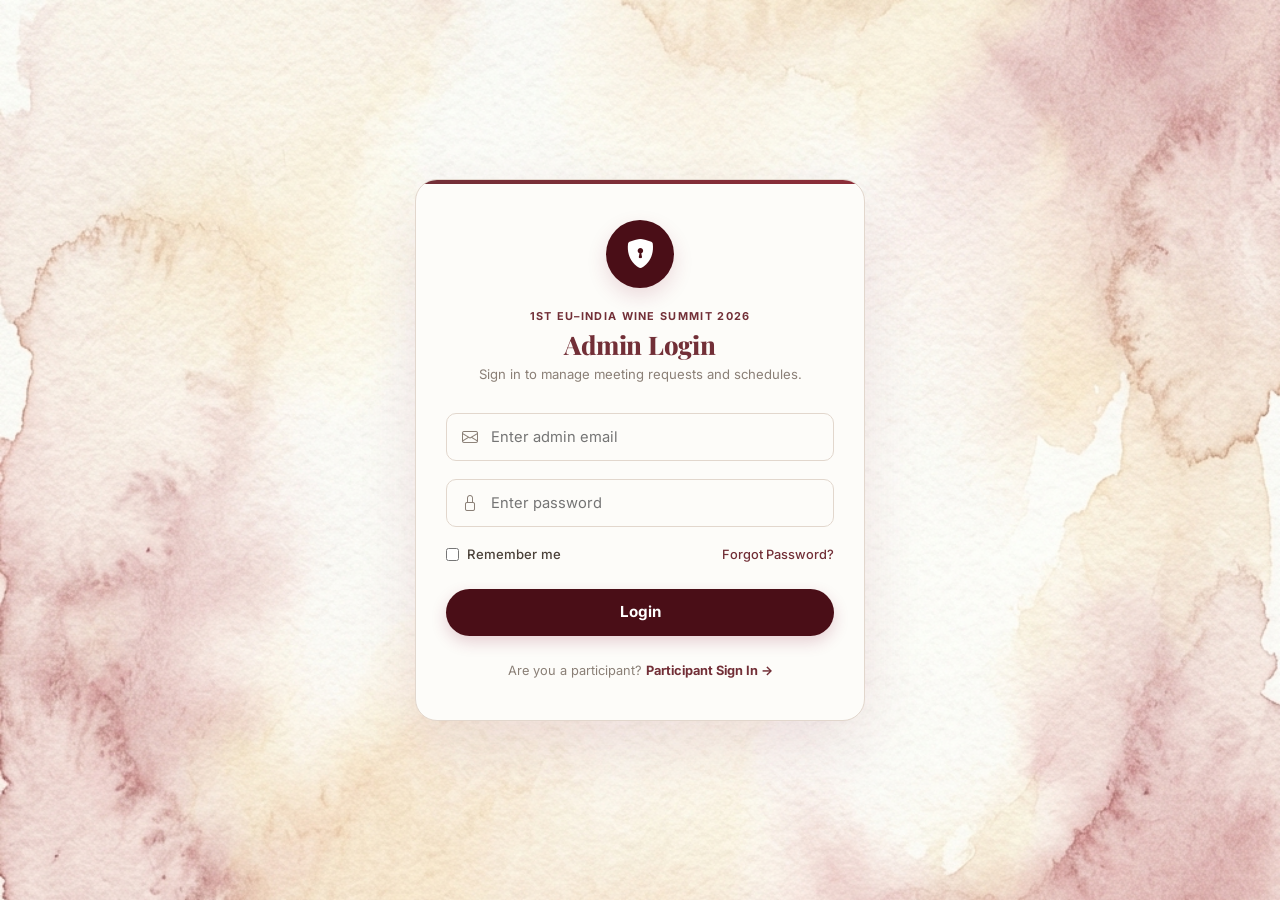
<file: admin-login.html>
<!DOCTYPE html>
<html lang="en">

<head>
  <meta charset="UTF-8">
  <meta name="viewport" content="width=device-width, initial-scale=1.0">
  <title>Admin Login | 1st EU–India Wine Summit 2026</title>
  <link rel="preconnect" href="https://fonts.googleapis.com">
  <link rel="preconnect" href="https://fonts.gstatic.com" crossorigin>
  <link
    href="https://fonts.googleapis.com/css2?family=Playfair+Display:ital,wght@0,600;0,700;0,800;1,600&family=Poppins:wght@400;500;600;700;800&family=Inter:wght@400;500;600&display=swap"
    rel="stylesheet">
  <link href="https://cdn.jsdelivr.net/npm/bootstrap@5.3.3/dist/css/bootstrap.min.css" rel="stylesheet">
  <link rel="stylesheet" href="https://cdn.jsdelivr.net/npm/bootstrap-icons@1.11.3/font/bootstrap-icons.css">
  <link rel="stylesheet" href="style.css">
</head>

<body class="auth-body">

  <div class="auth-card">

    <!-- Shield circle icon -->
    <div class="auth-icon-circle" style="background: var(--wine-deep);">
      <i class="bi bi-shield-lock-fill"></i>
    </div>

    <div class="auth-header">
      <p
        style="font-size:0.68rem; text-transform:uppercase; letter-spacing:0.12em; font-weight:700; color:var(--wine); margin-bottom:4px;">
        1st EU–India Wine Summit 2026</p>
      <h3
        style="font-family:var(--font-serif); font-weight:800; color:var(--wine); font-size:1.6rem; margin-bottom:6px;">
        Admin Login</h3>
      <p style="font-size:0.82rem; color:#8a7f76; line-height:1.5;">Sign in to manage meeting requests and schedules.
      </p>
    </div>

    <div class="auth-error" id="auth-error">Invalid administrator credentials.</div>

    <form id="adminForm" onsubmit="handleAdminLogin(event)">
      <div class="auth-input-wrap">
        <i class="bi bi-envelope auth-input-icon"></i>
        <input type="email" class="auth-control" id="adm-email" placeholder="Enter admin email" required>
      </div>
      <div class="auth-input-wrap">
        <i class="bi bi-lock auth-input-icon"></i>
        <input type="password" class="auth-control" id="adm-password" placeholder="Enter password" required>
      </div>

      <div class="auth-options">
        <label class="d-flex align-items-center gap-2" style="cursor:pointer; font-weight: 500;">
          <input type="checkbox" style="accent-color:var(--wine);"> Remember me
        </label>
        <a href="#" onclick="alert('Forgot password placeholder')" style="font-weight: 500; font-size: 0.8rem;">Forgot
          Password?</a>
      </div>

      <button type="submit" class="auth-btn" style="background:var(--wine-deep);">Login</button>
    </form>

    <div class="auth-switch" style="margin-top: 25px; font-size: 0.8rem;">
      Are you a participant? <a href="user-login.html" style="color:var(--wine); font-weight:700;">Participant Sign In
        &rarr;</a>
    </div>
  </div>

  <script>
    function handleAdminLogin(e) {
      e.preventDefault();
      const email = document.getElementById('adm-email').value.trim().toLowerCase();
      const password = document.getElementById('adm-password').value;
      const errorDiv = document.getElementById('auth-error');

      // Admin credentials: admin@mediaindia.eu / admin123
      if (email === 'admin@mediaindia.eu' && password === 'admin123') {
        sessionStorage.setItem('admin_logged', 'true');
        sessionStorage.setItem('admin_email', email);
        window.location.href = 'dashboard.html';
      } else {
        errorDiv.style.display = 'block';
      }
    }
  </script>
</body>

</html>
</file>
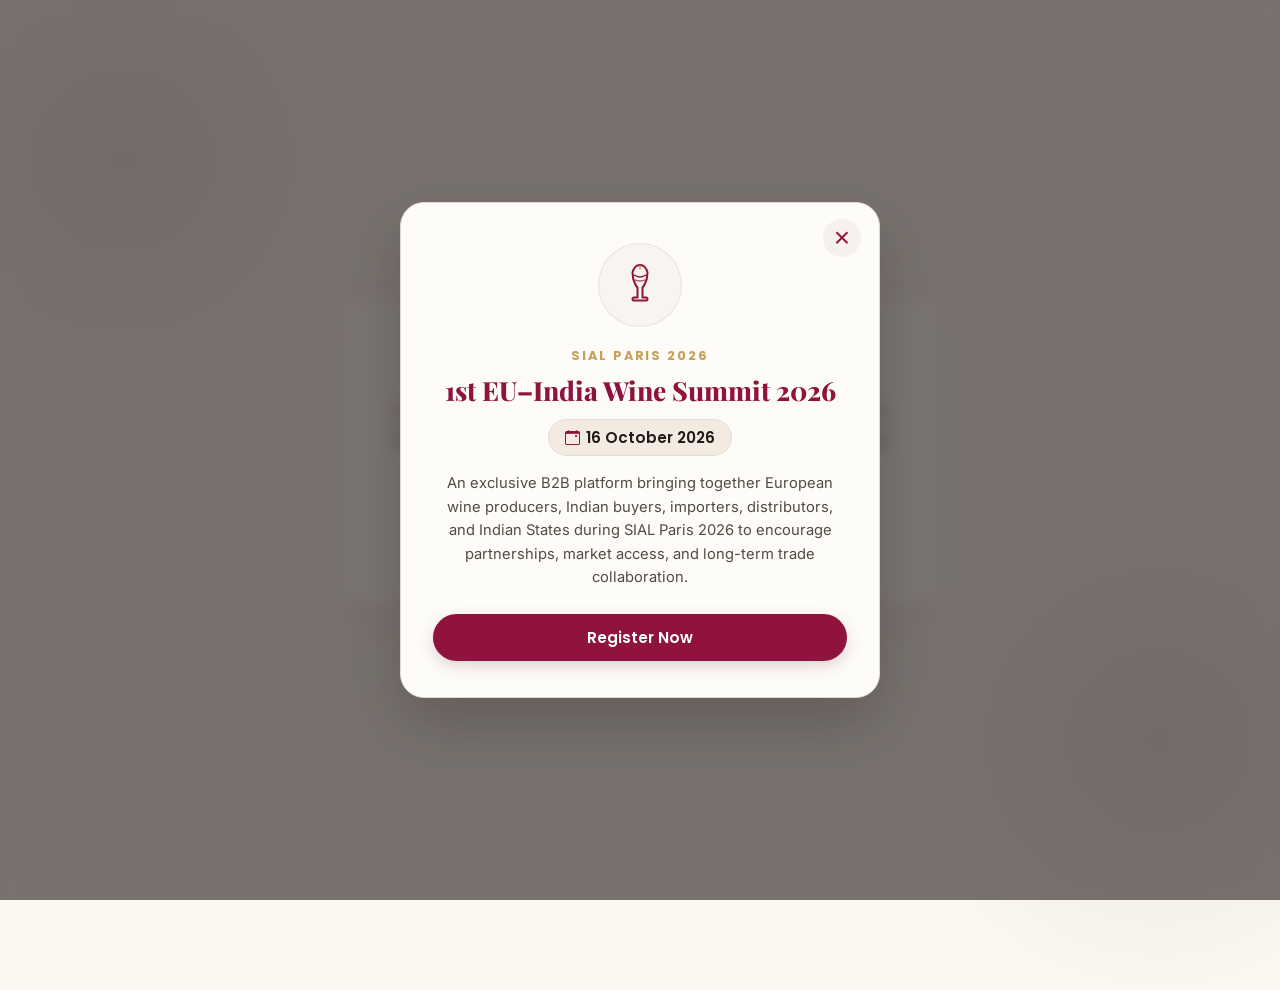
<file: event-popup-single.html>
<!DOCTYPE html>
<html lang="en">

<head>
  <meta charset="UTF-8">
  <meta name="viewport" content="width=device-width, initial-scale=1.0">
  <title>Event Announcement Popup Demo | EU-India Wine Summit</title>

  <!-- Fonts -->
  <link rel="preconnect" href="https://fonts.googleapis.com">
  <link rel="preconnect" href="https://fonts.gstatic.com" crossorigin>
  <link
    href="https://fonts.googleapis.com/css2?family=Playfair+Display:ital,wght@0,600;0,700;0,800;1,600&family=Poppins:wght@400;500;600;700;800&family=Inter:wght@400;500;600&display=swap"
    rel="stylesheet">

  <!-- Bootstrap Icons for Event Date icon -->
  <link rel="stylesheet" href="https://cdn.jsdelivr.net/npm/bootstrap-icons@1.11.3/font/bootstrap-icons.css">

  <style>
    /* ==========================================================================
       THEME & VARIABLES
       ========================================================================== */
    :root {
      --cream: #FAF6F0;
      --cream-alt: #F3EAE1;
      --paper: #FDFCF9;
      --wine: #8f133d;
      --wine-deep: #4A0E17;
      --rose: #8C2D38;
      --ink: #221A18;
      --border-soft: #E2D7CD;
      --amber: #C5A059;
      --leaf: #5B724C;

      --font-display: 'Poppins', sans-serif;
      --font-serif: 'Playfair Display', serif;
      --font-body: 'Inter', sans-serif;
    }

    /* Base Styling for Demo Page */
    * {
      box-sizing: border-box;
      margin: 0;
      padding: 0;
    }

    body {
      font-family: var(--font-body);
      background-color: var(--cream);
      color: var(--ink);
      min-height: 100vh;
      display: flex;
      flex-direction: column;
      align-items: center;
      justify-content: center;
      padding: 20px;
      overflow-x: hidden;
      position: relative;
    }

    /* Decorative background blobs to make the demo page look premium */
    .bg-blob {
      position: absolute;
      width: 500px;
      height: 500px;
      border-radius: 50%;
      background: radial-gradient(circle, rgba(114, 47, 55, 0.08) 0%, rgba(250, 246, 240, 0) 70%);
      z-index: -1;
    }

    .bg-blob-1 {
      top: -10%;
      left: -10%;
    }

    .bg-blob-2 {
      bottom: -10%;
      right: -10%;
    }

    /* Demo card in the center of the page */
    .demo-container {
      background: rgba(255, 255, 255, 0.85);
      border: 1px solid var(--border-soft);
      border-radius: 20px;
      padding: 40px;
      text-align: center;
      max-width: 600px;
      box-shadow: 0 10px 30px rgba(34, 26, 24, 0.05);
      backdrop-filter: blur(10px);
      z-index: 1;
    }

    .demo-title {
      font-family: var(--font-serif);
      color: var(--wine);
      font-size: 2.2rem;
      margin-bottom: 15px;
      font-weight: 700;
    }

    .demo-subtitle {
      font-size: 1.1rem;
      line-height: 1.6;
      color: #61554d;
      margin-bottom: 30px;
    }

    .demo-btn {
      background: var(--wine);
      color: #ffffff;
      border: none;
      padding: 14px 28px;
      border-radius: 50px;
      font-family: var(--font-display);
      font-weight: 600;
      font-size: 1rem;
      cursor: pointer;
      box-shadow: 0 6px 20px rgba(114, 47, 55, 0.25);
      transition: all 0.3s cubic-bezier(0.165, 0.84, 0.44, 1);
      display: inline-flex;
      align-items: center;
      gap: 10px;
    }

    .demo-btn:hover {
      background: var(--wine-deep);
      transform: translateY(-2px);
      box-shadow: 0 8px 24px rgba(114, 47, 55, 0.35);
    }

    .demo-btn:active {
      transform: translateY(0);
    }

    /* ==========================================================================
       POPUP ANNOUNCEMENT SYSTEM (HTML, CSS, JS COMBINED)
       ========================================================================== */

    /* Overlay Backdrop */
    .event-popup-overlay {
      position: fixed;
      top: 0;
      left: 0;
      width: 100%;
      height: 100%;
      background-color: rgba(34, 26, 24, 0.6);
      /* Soft dark warm overlay */
      backdrop-filter: blur(8px);
      -webkit-backdrop-filter: blur(8px);
      display: flex;
      align-items: center;
      justify-content: center;
      z-index: 10000;
      opacity: 0;
      pointer-events: none;
      transition: opacity 0.4s cubic-bezier(0.25, 1, 0.5, 1);
      padding: 20px;
    }

    /* Active state for overlay */
    .event-popup-overlay.show {
      opacity: 1;
      pointer-events: auto;
    }

    /* Popup Main Card */
    .event-popup-card {
      background: var(--paper);
      border: 1px solid var(--border-soft);
      border-radius: 24px;
      width: 100%;
      max-width: 480px;
      position: relative;
      box-shadow: 0 25px 60px rgba(34, 26, 24, 0.25);
      transform: scale(0.9) translateY(20px);
      transition: transform 0.4s cubic-bezier(0.34, 1.56, 0.64, 1);
      overflow: hidden;
    }

    /* Scale up and bounce slightly on show */
    .event-popup-overlay.show .event-popup-card {
      transform: scale(1) translateY(0);
    }

    /* Close Button Style */
    .event-popup-close {
      position: absolute;
      top: 16px;
      right: 18px;
      background: rgba(114, 47, 55, 0.05);
      border: none;
      color: var(--wine);
      font-size: 28px;
      line-height: 1;
      width: 38px;
      height: 38px;
      border-radius: 50%;
      cursor: pointer;
      display: flex;
      align-items: center;
      justify-content: center;
      transition: all 0.25s ease;
      z-index: 10;
    }

    .event-popup-close:hover {
      background: var(--wine);
      color: #ffffff;
      transform: rotate(90deg);
    }

    /* Popup Body Contents */
    .event-popup-body {
      padding: 40px 32px 36px 32px;
      text-align: center;
      display: flex;
      flex-direction: column;
      align-items: center;
    }

    /* SVG Icon Container with subtle animation */
    .event-popup-icon-wrap {
      width: 84px;
      height: 84px;
      background: rgba(114, 47, 55, 0.04);
      border-radius: 50%;
      display: flex;
      align-items: center;
      justify-content: center;
      margin-bottom: 20px;
      border: 1px solid rgba(114, 47, 55, 0.1);
      animation: pulseGlow 3s infinite ease-in-out;
    }

    @keyframes pulseGlow {

      0%,
      100% {
        box-shadow: 0 0 0 0 rgba(114, 47, 55, 0.1);
      }

      50% {
        box-shadow: 0 0 0 10px rgba(114, 47, 55, 0);
      }
    }

    .event-popup-svg {
      width: 50px;
      height: 50px;
    }

    /* Eyebrow Label */
    .event-popup-eyebrow {
      font-family: var(--font-display);
      font-size: 0.8rem;
      text-transform: uppercase;
      letter-spacing: 0.15em;
      font-weight: 700;
      color: var(--amber);
      margin-bottom: 8px;
    }

    /* Main Title */
    .event-popup-title {
      font-family: var(--font-serif);
      font-size: 1.65rem;
      font-weight: 800;
      color: var(--wine);
      line-height: 1.3;
      margin-bottom: 12px;
    }

    /* Date and Time Line */
    .event-popup-date {
      font-family: var(--font-display);
      font-size: 0.95rem;
      font-weight: 600;
      color: var(--ink);
      display: inline-flex;
      align-items: center;
      gap: 6px;
      background: var(--cream-alt);
      padding: 6px 16px;
      border-radius: 20px;
      margin-bottom: 16px;
      border: 1px solid rgba(114, 47, 55, 0.08);
    }

    .event-popup-date i {
      color: var(--wine);
    }

    /* Description text */
    .event-popup-desc {
      font-family: var(--font-body);
      font-size: 0.92rem;
      line-height: 1.6;
      color: #554a42;
      margin-bottom: 24px;
    }

    /* Call To Action (Register button) */
    .event-popup-cta {
      font-family: var(--font-display);
      background: var(--wine);
      color: #ffffff;
      text-decoration: none;
      padding: 12px 36px;
      border-radius: 50px;
      font-weight: 600;
      font-size: 0.95rem;
      width: 100%;
      text-align: center;
      transition: all 0.3s cubic-bezier(0.165, 0.84, 0.44, 1);
      box-shadow: 0 5px 15px rgba(114, 47, 55, 0.2);
    }

    .event-popup-cta:hover {
      background: var(--wine-deep);
      transform: translateY(-2px);
      box-shadow: 0 8px 20px rgba(114, 47, 55, 0.3);
    }

    /* Responsiveness adjustments */
    @media (max-width: 480px) {
      .event-popup-body {
        padding: 35px 20px 25px 20px;
      }

      .event-popup-title {
        font-size: 1.4rem;
      }
    }
  </style>
</head>

<body>

  <!-- Decorative Background Elements -->
  <div class="bg-blob bg-blob-1"></div>
  <div class="bg-blob bg-blob-2"></div>

  <!-- Main Demo Landing Card -->
  <div class="demo-container">
    <h1 class="demo-title">Wine Summit Event</h1>
    <p class="demo-subtitle">Welcome to the EU-India Wine Summit B2B Portal. Click the button below to preview the
      invitation announcement popup manually, or wait 1 second for it to load automatically.</p>
    <button class="demo-btn" id="openPopupBtn">
      <i class="bi bi-megaphone-fill"></i> Show Announcement Popup
    </button>
  </div>

  <!-- ==========================================
       THE EVENT POPUP OVERLAY CARD (HTML MODULE)
       ========================================== -->
  <div class="event-popup-overlay" id="eventPopup">
    <div class="event-popup-card">
      <!-- Close icon button -->
      <button class="event-popup-close" id="closePopup" aria-label="Close Announcement">&times;</button>

      <div class="event-popup-body">
        <!-- Event SVG Icon (Wine Glass + reflection details) -->
        <div class="event-popup-icon-wrap">
          <svg class="event-popup-svg" viewBox="0 0 100 100">
            <!-- Wine glass outline -->
            <path
              d="M35,25 C35,25 38,10 50,10 C62,10 65,25 65,25 C65,45 55,55 55,55 L55,75 L62,75 C64,75 65,76 65,78 C65,80 64,81 62,81 L38,81 C36,81 35,80 35,78 C35,76 36,75 38,75 L45,75 L45,55 C45,55 35,45 35,25 Z"
              fill="none" stroke="var(--wine)" stroke-width="4" stroke-linejoin="round" stroke-linecap="round" />
            <!-- Liquid reflection / wine details inside glass -->
            <path d="M38,30 C45,35 55,35 62,30" fill="none" stroke="var(--wine)" stroke-width="3"
              stroke-linecap="round" />
            <path d="M41,40 C46,43 54,43 59,40" fill="none" stroke="var(--wine)" stroke-width="2"
              stroke-linecap="round" />
            <!-- Grape branch reflection or wine drop -->
            <path d="M50,18 L50,12" stroke="var(--amber)" stroke-width="3" stroke-linecap="round" />
          </svg>
        </div>

        <!-- Announcement Content -->
        <p class="event-popup-eyebrow">SIAL Paris 2026</p>
        <h3 class="event-popup-title">1st EU–India Wine Summit 2026</h3>
        <p class="event-popup-date"><i class="bi bi-calendar-event"></i> 16 October 2026</p>
        <p class="event-popup-desc">An exclusive B2B platform bringing together European wine producers, Indian buyers,
          importers, distributors, and Indian States during SIAL Paris 2026 to encourage partnerships, market access,
          and long-term trade collaboration.</p>

        <!-- Registration CTA Link -->
        <a href="register.html" class="event-popup-cta" id="popupCTA">Register Now</a>
      </div>
    </div>
  </div>

  <!-- ==========================================
       JAVASCRIPT LOGIC (JS MODULE)
       ========================================== -->
  <script>
    document.addEventListener('DOMContentLoaded', () => {
      const eventPopup = document.getElementById('eventPopup');
      const closePopupBtn = document.getElementById('closePopup');
      const popupCTA = document.getElementById('popupCTA');
      const openPopupBtn = document.getElementById('openPopupBtn');

      // 1. Function to open the popup with smooth animation
      const openEventPopup = () => {
        if (eventPopup) {
          eventPopup.classList.add('show');
          document.body.style.overflow = 'hidden'; // Disable scroll on body
        }
      };

      // 2. Function to close the popup smoothly
      const closeEventPopup = () => {
        if (eventPopup) {
          eventPopup.classList.remove('show');
          document.body.style.overflow = ''; // Restore scroll on body
        }
      };

      // 3. Open manually on click
      if (openPopupBtn) {
        openPopupBtn.addEventListener('click', openEventPopup);
      }

      // 4. Close on 'x' click
      if (closePopupBtn) {
        closePopupBtn.addEventListener('click', () => {
          closeEventPopup();
          // Store choice in session so it doesn't auto-pop again during this session
          sessionStorage.setItem('eventPopupDismissed', 'true');
        });
      }

      // 5. Close on clicking outside the card (on backdrop overlay)
      if (eventPopup) {
        eventPopup.addEventListener('click', (e) => {
          if (e.target === eventPopup) {
            closeEventPopup();
            sessionStorage.setItem('eventPopupDismissed', 'true');
          }
        });
      }

      // 6. Close when CTA is clicked
      if (popupCTA) {
        popupCTA.addEventListener('click', () => {
          closeEventPopup();
          sessionStorage.setItem('eventPopupDismissed', 'true');
        });
      }

      // 7. Auto trigger on page load (after 1 second)
      // Check sessionStorage to see if user has already dismissed it
      const hasDismissed = sessionStorage.getItem('eventPopupDismissed');
      if (!hasDismissed) {
        setTimeout(() => {
          openEventPopup();
        }, 1000);
      }
    });
  </script>
</body>

</html>
</file>
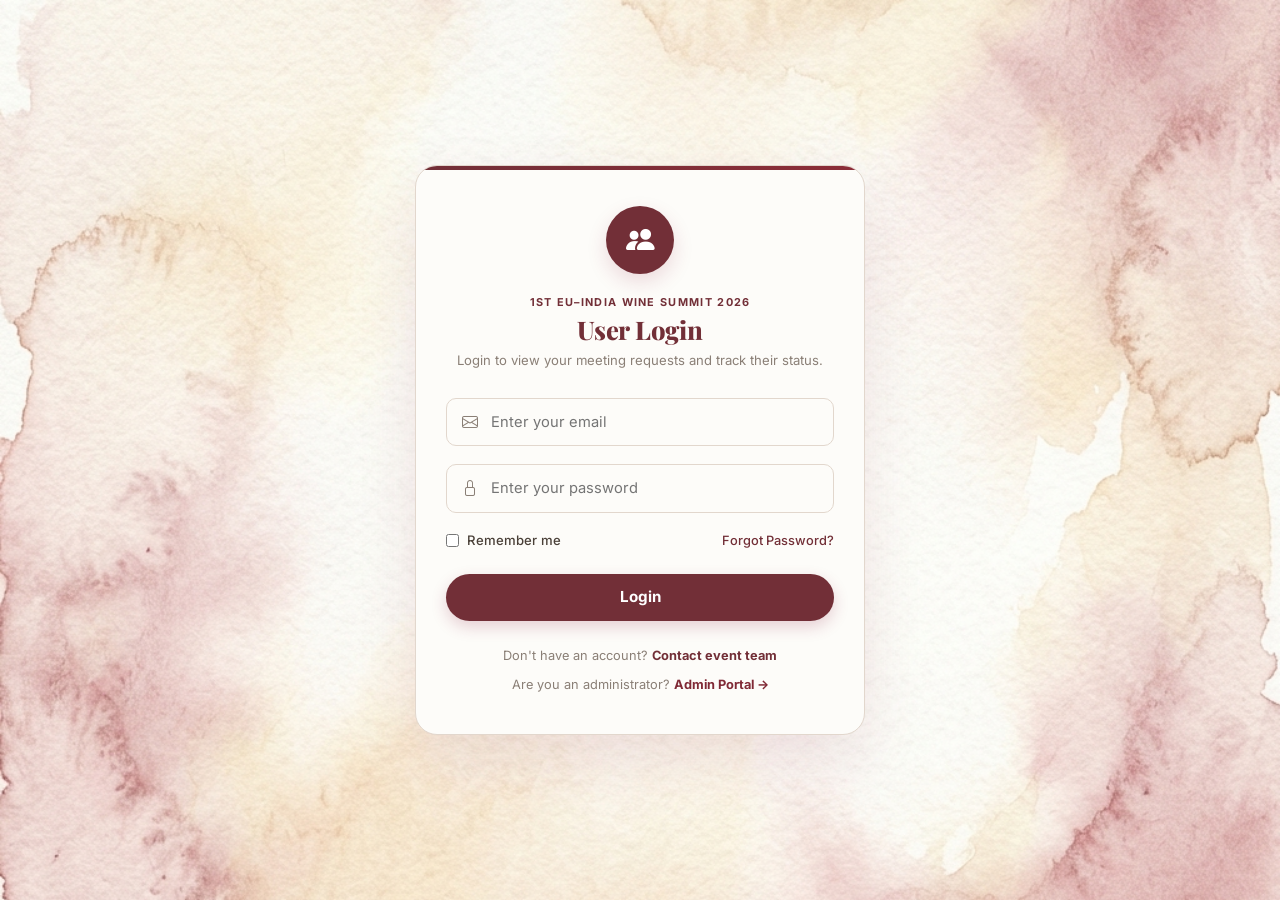
<file: user-login.html>
<!DOCTYPE html>
<html lang="en">

<head>
  <meta charset="UTF-8">
  <meta name="viewport" content="width=device-width, initial-scale=1.0">
  <title>User Login | 1st EU–India Wine Summit 2026</title>
  <link rel="preconnect" href="https://fonts.googleapis.com">
  <link rel="preconnect" href="https://fonts.gstatic.com" crossorigin>
  <link
    href="https://fonts.googleapis.com/css2?family=Playfair+Display:ital,wght@0,600;0,700;0,800;1,600&family=Poppins:wght@400;500;600;700;800&family=Inter:wght@400;500;600&display=swap"
    rel="stylesheet">
  <link href="https://cdn.jsdelivr.net/npm/bootstrap@5.3.3/dist/css/bootstrap.min.css" rel="stylesheet">
  <link rel="stylesheet" href="https://cdn.jsdelivr.net/npm/bootstrap-icons@1.11.3/font/bootstrap-icons.css">
  <link rel="stylesheet" href="style.css">
</head>

<body class="auth-body">

  <div class="auth-card">

    <!-- Silhouettes circle icon -->
    <div class="auth-icon-circle">
      <i class="bi bi-people-fill"></i>
    </div>

    <div class="auth-header">
      <p
        style="font-size:0.68rem; text-transform:uppercase; letter-spacing:0.12em; font-weight:700; color:var(--wine); margin-bottom:4px;">
        1st EU–India Wine Summit 2026</p>
      <h3
        style="font-family:var(--font-serif); font-weight:800; color:var(--wine); font-size:1.6rem; margin-bottom:6px;">
        User Login</h3>
      <p style="font-size:0.82rem; color:#8a7f76; line-height:1.5;">Login to view your meeting requests and track their
        status.</p>
    </div>

    <div class="auth-error" id="signin-error">Invalid email or password.</div>

    <form id="signinForm" onsubmit="handleSignIn(event)">
      <div class="auth-input-wrap">
        <i class="bi bi-envelope auth-input-icon"></i>
        <input type="email" class="auth-control" id="si-email" placeholder="Enter your email" required>
      </div>
      <div class="auth-input-wrap">
        <i class="bi bi-lock auth-input-icon"></i>
        <input type="password" class="auth-control" id="si-password" placeholder="Enter your password" required>
      </div>

      <div class="auth-options">
        <label class="d-flex align-items-center gap-2" style="cursor:pointer; font-weight: 500;">
          <input type="checkbox" style="accent-color:var(--wine);"> Remember me
        </label>
        <a href="#" onclick="alert('Forgot password placeholder')" style="font-weight: 500; font-size: 0.8rem;">Forgot
          Password?</a>
      </div>

      <button type="submit" class="auth-btn">Login</button>
    </form>

    <div class="auth-switch" style="margin-top: 25px; font-size: 0.8rem;">
      Don't have an account? <a href="mailto:r.nayar@mediaindia.eu" style="color:var(--wine); font-weight:700;">Contact
        event team</a>
    </div>
    <div class="auth-switch" style="margin-top:10px; font-size: 0.8rem;">
      Are you an administrator? <a href="admin-login.html" style="color:var(--terracotta); font-weight:700;">Admin
        Portal &rarr;</a>
    </div>

  </div>

  <script>
    function initUsers() {
      const users = JSON.parse(localStorage.getItem('wm_users') || '[]');
      if (users.length === 0) {
        users.push({
          email: 'j.dupont@chateaumargaux.fr',
          name: 'Jean Dupont',
          company: 'Château Margaux',
          password: 'password123'
        });
        users.push({
          email: 'priya@sulavineyards.com',
          name: 'Priya Sharma',
          company: 'Sula Vineyards',
          password: 'password123'
        });
        localStorage.setItem('wm_users', JSON.stringify(users));
      }
    }

    function handleSignIn(e) {
      e.preventDefault();
      initUsers();
      const email = document.getElementById('si-email').value.trim().toLowerCase();
      const password = document.getElementById('si-password').value;
      const errorDiv = document.getElementById('signin-error');

      const users = JSON.parse(localStorage.getItem('wm_users') || '[]');
      const user = users.find(u => u.email.toLowerCase() === email && u.password === password);

      if (user) {
        sessionStorage.setItem('user_logged_email', user.email);
        sessionStorage.setItem('user_logged_name', user.name);
        window.location.href = 'user-dashboard.html';
      } else {
        errorDiv.style.display = 'block';
      }
    }

    initUsers();
  </script>
</body>

</html>
</file>
<file: style.css>
/* ============ TOKENS ============ */
:root {
  --cream: #FAF6F0;
  /* Soft ivory background */
  --cream-alt: #F3EAE1;
  /* Richer warm cream background */
  --paper: #FDFCF9;
  /* Cleaner paper ivory background */
  --wine: #722F37;
  /* Official Port Wine Red */
  --wine-deep: #4A0E17;
  /* Deep Burgundy */
  --rose: #8C2D38;
  /* Soft Porto Rose */
  --terracotta: #802A36;
  /* Rich dark wine color instead of orange terracotta */
  --ink: #221A18;
  /* Elegant deep wine-ink */
  --border-soft: #E2D7CD;
  /* Premium soft beige border */
  --amber: #C5A059;
  /* Wine Gold instead of bright orange */
  --leaf: #5B724C;
  /* Elegant muted olive/grape leaf green */
  --leaf-dark: #3F5234;
  /* Rich dark muted olive */

  --font-display: 'Poppins', sans-serif;
  --font-serif: 'Playfair Display', serif;
  --font-body: 'Inter', sans-serif;

  --radius-lg: 22px;
  --radius-md: 14px;
  --container-max: 1240px;
}

* {
  box-sizing: border-box;
}

html {
  scroll-behavior: smooth;
}

body {
  font-family: var(--font-body);
  color: var(--ink);
  background: var(--cream);
  overflow-x: hidden;
}

.container-xl-custom {
  max-width: var(--container-max);
  margin: 0 auto;
  padding: 0 clamp(20px, 5vw, 64px);
}




h1,
h2,
h3,
h4 {
  font-family: var(--font-display);
  font-weight: 800;
  color: var(--ink);
  letter-spacing: -0.01em;
}

.eyebrow {
  font-family: var(--font-body);
  text-transform: uppercase;
  letter-spacing: 0.16em;
  font-size: 0.78rem;
  font-weight: 600;
  color: var(--wine);
}

.section-label {
  display: inline-flex;
  align-items: center;
  gap: 10px;
  font-family: var(--font-body);
  text-transform: uppercase;
  letter-spacing: 0.14em;
  font-size: 0.76rem;
  font-weight: 700;
  color: var(--wine);
  margin-bottom: 14px;
}

.section-label::before {
  content: "";
  width: 26px;
  height: 3px;
  background: var(--amber);
  display: inline-block;
  border-radius: 2px;
}

.section-title {
  font-size: clamp(1.6rem, 3vw, 2.2rem);
  margin-bottom: 18px;
}

.lede {
  font-size: 1.06rem;
  line-height: 1.75;
  color: #3a332f;
}

section {
  position: relative;
}

.wine-strip {
  background: linear-gradient(90deg, var(--wine) 0%, var(--rose) 100%);
  color: #fff;
}

.divider-strip {
  height: 6px;
  width: 100%;
  background: repeating-linear-gradient(90deg, var(--wine) 0 40px, var(--amber) 40px 44px, var(--wine) 44px 84px);
  opacity: .85;
}

/* ============ DECORATIVE SVG FLOATERS ============ */
.float-deco {
  position: absolute;
  pointer-events: none;
  opacity: .9;
  z-index: 1;
}

@keyframes gentle-float {

  0%,
  100% {
    transform: translateY(0) rotate(0deg);
  }

  50% {
    transform: translateY(-10px) rotate(2deg);
  }
}

.drift {
  animation: gentle-float 6s ease-in-out infinite;
}

@media (prefers-reduced-motion: reduce) {
  .drift {
    animation: none;
  }
}

/* ============ NAVBAR ============ */
.site-navbar {
  position: sticky;
  top: 0;
  z-index: 999;
  background: rgba(251, 247, 241, 0.88);
  backdrop-filter: blur(10px);
  border-bottom: 1px solid var(--border-soft);
  transition: box-shadow .3s ease;
}

.site-navbar.scrolled {
  box-shadow: 0 6px 24px rgba(29, 23, 20, 0.08);
}

.navbar-inner {
  display: flex;
  align-items: center;
  justify-content: space-between;
  padding: 14px clamp(20px, 5vw, 64px);
  max-width: var(--container-max);
  margin: 0 auto;
}

.mig-logo {
  display: flex;
  align-items: center;
  gap: 10px;
  text-decoration: none;
  flex-shrink: 0;
}

.mig-logo-mark {
  font-family: var(--font-display);
  font-weight: 800;
  font-size: 1.5rem;
  color: var(--wine);
  letter-spacing: 0.02em;
  line-height: 1;
}

.mig-logo-mark span {
  color: var(--ink);
}

.mig-logo img {
  height: 40px;
  width: auto;
  display: block;
}

.mig-logo-sub {
  display: block;
  font-size: 0.55rem;
  letter-spacing: 0.22em;
  color: #7a6f65;
  font-weight: 600;
  margin-top: 2px;
}

.nav-links {
  display: flex;
  gap: 15px;
  align-items: center;
  list-style: none;
  margin: 0;
  padding: 0;
}

.nav-links a {
  color: var(--ink);
  text-decoration: none;
  font-weight: 600;
  font-size: 0.86rem;
  position: relative;
  padding: 4px 0;
  transition: color .25s ease;
}

.nav-links a::after {
  content: "";
  position: absolute;
  left: 0;
  bottom: -2px;
  width: 0;
  height: 2px;
  background: var(--wine);
  transition: width .25s ease;
}

.nav-links a:hover {
  color: var(--wine);
}

.nav-links a:hover::after {
  width: 100%;
}

.btn-wine {
  background: var(--wine);
  color: #fff !important;
  border: none;
  padding: 10px 22px;
  border-radius: 999px;
  font-weight: 600;
  font-size: 0.92rem;
  text-decoration: none;
  transition: all .25s ease;
  display: inline-block;
}

.btn-wine:hover {
  background: var(--wine-deep);
  color: #fff;
  transform: translateY(-1px);
  box-shadow: 0 8px 20px rgba(139, 30, 63, 0.28);
}

.btn-outline-wine {
  background: transparent;
  color: var(--wine) !important;
  border: 1.5px solid var(--wine);
  padding: 9.5px 22px;
  border-radius: 999px;
  font-weight: 600;
  font-size: 0.92rem;
  text-decoration: none;
  transition: all .25s ease;
  display: inline-block;
}

.btn-outline-wine:hover {
  background: var(--wine);
  color: #fff !important;
}

.navbar-toggler {
  border: none;
  background: none;
  font-size: 1.4rem;
  color: var(--wine);
}

/* ============ HERO ============ */
.hero {
  background: #fff;
  padding: 56px 0 0 0;
  position: relative;
  overflow: hidden;
}

.hero-grid {
  display: grid;
  grid-template-columns: 0.8fr 1.2fr;
  gap: 48px;
  align-items: center;
  max-width: var(--container-max);
  margin: 0 auto;
  padding: 0 clamp(20px, 5vw, 64px) 60px;
  position: relative;
  z-index: 2;
}

.hero-image-stack {
  display: flex;
  flex-direction: column;
  gap: 16px;
}

.hero-img-block {
  border-radius: var(--radius-lg);
  overflow: hidden;
  box-shadow: 0 20px 46px rgba(29, 23, 20, 0.14);
  position: relative;
}

.hero-img-block img {
  width: 100%;
  display: block;
  object-fit: cover;
}

.hero-img-block.large img {
  height: 300px;
}

.hero-img-block.small {
  display: flex;
}

.hero-img-block.small img {
  height: 180px;
}

.hero-check-badge {
  position: absolute;
  top: 14px;
  left: 14px;
  width: 38px;
  height: 38px;
  background: var(--wine);
  border-radius: 50%;
  display: flex;
  align-items: center;
  justify-content: center;
  color: #fff;
  font-size: 1.1rem;
  box-shadow: 0 6px 14px rgba(0, 0, 0, .2);
}

.hero-content {
  position: relative;
  z-index: 2;
}

.hero-eyebrow {
  font-family: var(--font-body);
  text-transform: uppercase;
  letter-spacing: 0.18em;
  font-size: 0.78rem;
  font-weight: 600;
  color: var(--wine);
  display: flex;
  align-items: center;
  gap: 10px;
  margin-bottom: 18px;
}

.hero-eyebrow::before {
  content: "";
  width: 30px;
  height: 2px;
  background: var(--amber);
}

.hero-title {
  font-size: clamp(2.2rem, 4.2vw, 3.5rem);
  line-height: 1.1;
  letter-spacing: -0.02em;
  margin-bottom: 6px;
  font-family: var(--font-display);
  font-weight: 800;
  color: #722F37;
}

.hero-subline {
  font-family: var(--font-body);
  font-size: 1.15rem;
  letter-spacing: 0.06em;
  font-weight: 600;
  color: #54493f;
  text-transform: uppercase;
  margin: 14px 0 22px;
}

.date-badge {
  display: inline-flex;
  align-items: center;
  gap: 8px;
  background: var(--amber);
  color: #fff;
  font-weight: 700;
  font-size: 1rem;
  padding: 11px 24px;
  border-radius: 999px;
  box-shadow: 0 8px 18px rgba(242, 154, 46, 0.35);
}

.wine-title {
  color: var(--wine);
}

.venue-line {
  margin-top: 16px;
  font-weight: 600;
  color: #4a4038;
  font-size: 0.98rem;
  letter-spacing: 0.02em;
}

.hero-intro {
  margin-top: 24px;
  font-size: 1.05rem;
  line-height: 1.8;
  color: #42392f;
  max-width: 560px;
  font-style: italic;
  border-left: 3px solid var(--border-soft);
  padding-left: 18px;
}

.hero-ctas {
  margin-top: 34px;
  display: flex;
  gap: 16px;
  flex-wrap: wrap;
}

.hero-deco-bottle {
  position: absolute;
  top: 15px;
  right: -45px;
  width: 75px;
  z-index: 1;
}

.hero-deco-leaf {
  position: absolute;
  top: -6px;
  left: 46%;
  width: 70px;
  z-index: 1;
}

.hero-deco-glasses {
  position: absolute;
  bottom: 40px;
  right: 4%;
  width: 130px;
  z-index: 1;
}

.hero-footer-band {
  background: linear-gradient(90deg, var(--wine) 0%, var(--rose) 100%);
  color: #fff;
  padding: 16px clamp(20px, 5vw, 64px);
}

.hero-footer-band .row-flex {
  max-width: var(--container-max);
  margin: 0 auto;
  display: flex;
  align-items: center;
  justify-content: space-between;
  font-weight: 700;
  font-size: 0.95rem;
  letter-spacing: 0.04em;
}

.hero-footer-band .mig-mini {
  font-family: var(--font-display);
  font-weight: 800;
  font-size: 1.15rem;
}

/* ============ ABOUT / OVERVIEW ============ */
.about-section {
  background: var(--paper);
  padding: 100px 0;
}

.about-grid {
  display: grid;
  grid-template-columns: 0.9fr 1.1fr;
  gap: 56px;
  align-items: center;
}

.about-img-wrap {
  position: relative;
}

.about-img-wrap img {
  width: 100%;
  border-radius: var(--radius-lg);
  box-shadow: 0 24px 50px rgba(29, 23, 20, 0.16);
  display: block;
}

.about-leaf-corner {
  position: absolute;
  top: -30px;
  left: -30px;
  width: 80px;
}

.participants-note {
  margin-top: 26px;
  background: var(--cream-alt);
  border-left: 4px solid var(--wine);
  border-radius: 10px;
  padding: 18px 22px;
}

.participants-note strong {
  color: var(--wine);
}

/* ============ BACKGROUND & OPPORTUNITY ============ */
.opportunity-section {
  background: var(--cream);
  padding: 100px 0;
  position: relative;
}

.opportunity-inner {
  max-width: 880px;
  margin: 0 auto;
  text-align: left;
  position: relative;
  z-index: 2;
}

.opportunity-inner .lede {
  font-size: 1.12rem;
}

.opportunity-inner mark {
  background: none;
  color: var(--wine);
  font-weight: 700;
  box-shadow: inset 0 -8px 0 rgba(242, 154, 46, 0.35);
  padding: 0 2px;
}

.opp-deco-glass {
  position: absolute;
  opacity: .18;
  width: 220px;
  right: 6%;
  bottom: 6%;
}

.opp-deco-leaf {
  position: absolute;
  opacity: .5;
  width: 80px;
  left: 4%;
  top: 14%;
}

/* ============ OBJECTIVES ============ */
.objectives-section {
  background: var(--paper);
  padding: 100px 0;
}

.objective-card {
  background: var(--cream-alt);
  border: 1px solid var(--border-soft);
  border-radius: var(--radius-md);
  padding: 28px 26px;
  height: 100%;
  transition: transform .3s ease, box-shadow .3s ease;
}

.objective-card:hover {
  transform: translateY(-6px);
  box-shadow: 0 18px 34px rgba(29, 23, 20, 0.1);
}

.objective-icon {
  width: 46px;
  height: 46px;
  border-radius: 50%;
  background: var(--wine);
  color: #fff;
  display: flex;
  align-items: center;
  justify-content: center;
  font-size: 1.15rem;
  margin-bottom: 18px;
}

.objective-card h5 {
  font-family: var(--font-display);
  font-weight: 700;
  font-size: 1.05rem;
  margin-bottom: 8px;
}

.objective-card p {
  color: #4a4038;
  font-size: 0.95rem;
  line-height: 1.6;
  margin: 0;
}

/* ============ PARTICIPANTS ============ */
.participants-section {
  background: linear-gradient(180deg, var(--cream) 0%, var(--cream-alt) 100%);
  padding: 100px 0;
}

.participant-card {
  background: var(--paper);
  border-radius: var(--radius-md);
  border: 1px solid var(--border-soft);
  padding: 30px 24px;
  text-align: center;
  height: 100%;
  position: relative;
  transition: transform .3s ease, box-shadow .3s ease;
}

.participant-card:hover {
  transform: translateY(-6px);
  box-shadow: 0 20px 40px rgba(29, 23, 20, 0.1);
}

.participant-card .p-icon {
  width: 58px;
  height: 58px;
  margin: 0 auto 18px;
  border-radius: 50%;
  background: var(--cream-alt);
  border: 1.5px solid var(--border-soft);
  display: flex;
  align-items: center;
  justify-content: center;
  color: var(--wine);
  font-size: 1.5rem;
}

.participant-card h6 {
  font-family: var(--font-display);
  font-weight: 700;
  font-size: 1rem;
  margin-bottom: 10px;
}

.participant-card p {
  font-size: 0.9rem;
  color: #4a4038;
  line-height: 1.55;
  margin: 0;
}

/* ============ PROGRAMME TIMELINE ============ */
.programme-section {
  background: var(--paper);
  padding: 100px 0;
}

.timeline {
  position: relative;
  max-width: 820px;
  margin: 50px auto 0;
}

.timeline::before {
  content: "";
  position: absolute;
  left: 19px;
  top: 0;
  bottom: 0;
  width: 2px;
  background: var(--border-soft);
}

.timeline-item {
  position: relative;
  padding-left: 58px;
  margin-bottom: 34px;
}

.timeline-item:last-child {
  margin-bottom: 0;
}

.timeline-dot {
  position: absolute;
  left: 0;
  top: 2px;
  width: 40px;
  height: 40px;
  border-radius: 50%;
  background: var(--wine);
  color: #fff;
  display: flex;
  align-items: center;
  justify-content: center;
  font-size: 1rem;
  box-shadow: 0 0 0 6px var(--paper);
}

.timeline-item h6 {
  font-family: var(--font-display);
  font-weight: 700;
  margin-bottom: 4px;
  font-size: 1.02rem;
}

.timeline-item p {
  color: #4a4038;
  margin: 0;
  font-size: 0.93rem;
}

.outcome-box {
  margin-top: 50px;
  background: var(--wine);
  color: #fff;
  border-radius: var(--radius-md);
  padding: 30px 34px;
  max-width: 820px;
  margin-left: auto;
  margin-right: auto;
}

.outcome-box strong {
  color: var(--amber);
}

/* ============ KEY HIGHLIGHTS ============ */
.highlights-section {
  background: var(--cream);
  padding: 100px 0;
}

.highlights-grid {
  display: grid;
  grid-template-columns: 1fr 1fr;
  gap: 48px;
  align-items: center;
}

.highlights-img {
  border-radius: var(--radius-lg);
  overflow: hidden;
  box-shadow: 0 24px 50px rgba(29, 23, 20, 0.16);
}

.highlights-img img {
  width: 100%;
  display: block;
}

.highlight-list {
  list-style: none;
  padding: 0;
  margin: 0;
}

.highlight-list li {
  display: flex;
  gap: 14px;
  align-items: flex-start;
  padding: 14px 0;
  border-bottom: 1px solid var(--border-soft);
  font-weight: 600;
  font-size: 0.98rem;
}

.highlight-list li:last-child {
  border-bottom: none;
}

.highlight-list li i {
  color: var(--wine);
  font-size: 1.2rem;
  margin-top: 2px;
}

/* ============ PARTICIPATION COST ============ */
.cost-section {
  background: var(--paper);
  padding: 100px 0;
  position: relative;
  overflow: hidden;
}

.cost-card {
  max-width: 480px;
  margin: 0 auto;
  background: var(--cream-alt);
  border: 2px solid var(--wine);
  border-radius: var(--radius-lg);
  padding: 46px 40px;
  text-align: center;
  position: relative;
  box-shadow: 0 26px 54px rgba(139, 30, 63, 0.14);
  z-index: 2;
}

.cost-badge {
  display: inline-block;
  background: var(--wine);
  color: #fff;
  font-size: 0.72rem;
  letter-spacing: 0.14em;
  text-transform: uppercase;
  font-weight: 700;
  padding: 7px 18px;
  border-radius: 999px;
  margin-bottom: 22px;
}

.cost-amount {
  font-family: var(--font-display);
  font-weight: 800;
  font-size: 2.6rem;
  color: var(--wine);
  line-height: 1;
}

.cost-amount span {
  font-size: 1.15rem;
  display: block;
  font-weight: 600;
  color: #4a4038;
  margin-top: 8px;
}

.cost-note {
  margin-top: 26px;
  font-size: 0.92rem;
  color: #4a4038;
  line-height: 1.6;
}

.cost-deco {
  position: absolute;
  opacity: .35;
}

/* ============ CONTACT / FINAL CTA ============ */
.contact-section {
  background: linear-gradient(135deg, var(--wine) 0%, var(--wine-deep) 100%);
  color: #fff;
  padding: 110px 0;
  position: relative;
  overflow: hidden;
}

.contact-inner {
  max-width: 760px;
  margin: 0 auto;
  text-align: center;
  position: relative;
  z-index: 2;
}

.contact-inner h2 {
  color: #fff;
  font-size: clamp(1.9rem, 3.6vw, 2.9rem);
}

.contact-inner p.lede {
  color: #f2e3e8;
}

.contact-ctas {
  display: flex;
  gap: 18px;
  justify-content: center;
  margin-top: 32px;
  flex-wrap: wrap;
}

.btn-cream {
  background: var(--cream);
  color: var(--wine) !important;
  padding: 13px 30px;
  border-radius: 999px;
  font-weight: 700;
  text-decoration: none;
  display: inline-block;
  transition: all .25s ease;
}

.btn-cream:hover {
  background: #fff;
  transform: translateY(-2px);
}

.btn-ghost-cream {
  background: transparent;
  border: 1.5px solid rgba(255, 255, 255, 0.55);
  color: #fff !important;
  padding: 12.5px 30px;
  border-radius: 999px;
  font-weight: 700;
  text-decoration: none;
  display: inline-block;
  transition: all .25s ease;
}

.btn-ghost-cream:hover {
  background: rgba(255, 255, 255, 0.12);
}

.contact-details-grid {
  display: flex;
  justify-content: center;
  gap: 30px;
  margin-top: 50px;
  flex-wrap: wrap;
}

.contact-detail-card {
  background: rgba(255, 255, 255, 0.08);
  border: 1px solid rgba(255, 255, 255, 0.2);
  border-radius: var(--radius-md);
  padding: 30px;
  display: flex;
  flex-direction: column;
  gap: 6px;
  text-align: left;
  flex: 1 1 340px;
  max-width: 380px;
  transition: transform 0.3s ease, background-color 0.3s ease, border-color 0.3s ease;
}

.contact-detail-card:hover {
  transform: translateY(-5px);
  background: rgba(255, 255, 255, 0.12);
  border-color: rgba(255, 255, 255, 0.3);
}

.contact-detail-card .name {
  font-family: var(--font-display);
  font-weight: 700;
  font-size: 1.05rem;
}

.contact-detail-card .role {
  color: #e9c9d3;
  font-size: 0.9rem;
  margin-bottom: 8px;
}

.contact-detail-card a {
  color: #fff;
  text-decoration: none;
  font-size: 0.94rem;
}

.contact-detail-card a:hover {
  text-decoration: underline;
}

/* ============ FOOTER ============ */
.site-footer {
  background: var(--ink);
  color: #d9cdc2;
  padding: 50px 0 24px;
}

.footer-top {
  display: flex;
  justify-content: space-between;
  align-items: flex-start;
  flex-wrap: wrap;
  gap: 30px;
  padding-bottom: 30px;
  border-bottom: 1px solid rgba(255, 255, 255, 0.12);
}

.footer-logo-mark {
  font-family: var(--font-display);
  font-weight: 800;
  font-size: 1.4rem;
  color: #fff;
}

.footer-logo-mark span {
  color: var(--amber);
}

.footer-logo-mark img {
  height: 40px;
  width: auto;
  display: block;
}

.footer-links {
  display: flex;
  gap: 28px;
  list-style: none;
  padding: 0;
  margin: 0;
  flex-wrap: wrap;
}

.footer-links a {
  color: #d9cdc2;
  text-decoration: none;
  font-size: 0.92rem;
}

.footer-links a:hover {
  color: #fff;
}

.footer-bottom {
  padding-top: 22px;
  display: flex;
  justify-content: space-between;
  flex-wrap: wrap;
  gap: 10px;
  font-size: 0.82rem;
  color: #8a7f76;
}

/* ============ SCROLL REVEAL ============ */
.reveal {
  opacity: 0;
  transform: translateY(24px);
  transition: opacity .7s ease, transform .7s ease;
}

.reveal.is-visible {
  opacity: 1;
  transform: translateY(0);
}

/* ============ RESPONSIVE ============ */
@media (max-width: 991px) {

  .hero-grid,
  .about-grid,
  .highlights-grid {
    grid-template-columns: 1fr;
    gap: 36px;
  }

  .hero-grid {
    padding-bottom: 40px;
  }

  .about-img-wrap {
    order: 2;
  }

  .highlights-img {
    order: 1;
  }

  .nav-links {
    display: none;
  }

  .hero-deco-bottle,
  .hero-deco-glasses,
  .hero-deco-leaf {
    display: none;
  }

  .contact-details-grid {
    margin-top: 36px;
    gap: 20px;
  }

  /* Responsive padding */
  .about-section,
  .opportunity-section,
  .objectives-section,
  .participants-section,
  .programme-section,
  .highlights-section,
  .cost-section {
    padding: 70px 0;
  }

  .contact-section {
    padding: 80px 0;
  }

  /* Deco adjustments */
  .opp-deco-glass {
    width: 140px;
    opacity: 0.1;
  }

  .opp-deco-leaf {
    width: 50px;
    opacity: 0.25;
  }

  /* Hero image stacks */
  .hero-img-block.large img {
    height: 240px;
  }

  .hero-img-block.small img {
    height: 140px;
  }

  /* Programme Highlights Grid mobile/tablet */
  .programme-grid {
    grid-template-columns: 1fr;
    gap: 0;
    margin-top: 30px;
  }

  .programme-right {
    display: none;
  }
}

@media (max-width: 767px) {

  /* Footer formatting */
  .footer-top {
    flex-direction: column;
    align-items: center;
    text-align: center;
    gap: 24px;
  }

  .footer-links {
    justify-content: center;
    gap: 12px 20px;
  }

  .footer-bottom {
    flex-direction: column;
    align-items: center;
    text-align: center;
    gap: 12px;
  }
}

@media (max-width: 575px) {
  .navbar-inner {
    padding: 10px 20px;
  }

  .mig-logo img {
    height: 32px;
  }

  .footer-logo-mark img {
    height: 32px;
  }

  .hero-title {
    font-size: 2.1rem;
  }

  .cost-card {
    padding: 34px 24px;
  }

  .hero-footer-band .row-flex {
    flex-direction: column;
    gap: 6px;
    text-align: center;
  }

  /* Section spacings */
  .about-section,
  .opportunity-section,
  .objectives-section,
  .participants-section,
  .programme-section,
  .highlights-section,
  .cost-section {
    padding: 50px 0;
  }

  .contact-section {
    padding: 60px 0;
  }

  /* Timeline mobile adjustments */
  .timeline-item {
    padding-left: 48px;
    margin-bottom: 26px;
  }

  .timeline-dot {
    width: 32px;
    height: 32px;
    font-size: 0.85rem;
    box-shadow: 0 0 0 4px var(--paper);
  }

  .timeline::before {
    left: 15px;
  }

  /* Cost amount mobile adjustment */
  .cost-amount {
    font-size: 2.1rem;
  }

  /* Contact card overflow fix */
  .contact-detail-card {
    padding: 20px;
    width: 100%;
    max-width: 100%;
    display: flex;
  }

  .contact-detail-card a {
    word-break: break-all;
  }

  /* SVGs hide on mobile to declutter */
  .opp-deco-glass,
  .opp-deco-leaf {
    display: none;
  }

  /* Hero images mobile */
  .hero-img-block.large img {
    height: 180px;
  }

  .hero-img-block.small img {
    height: 100px;
  }

  /* Popup mobile overrides */
  .event-popup-card {
    padding: 24px 20px;
    max-width: 320px;
  }

  .event-popup-title {
    font-size: 1.35rem;
  }

  .event-popup-desc {
    font-size: 0.85rem;
    margin-bottom: 18px;
  }

  .event-popup-icon-wrap {
    width: 50px;
    height: 50px;
    margin-bottom: 12px;
  }

  .event-popup-svg {
    width: 30px;
    height: 30px;
  }

  /* Outcome box padding adjustment */
  .outcome-box {
    padding: 20px 22px;
    margin-top: 30px;
  }
}

/* ============ PROGRAMME GRID ============ */
.programme-grid {
  display: grid;
  grid-template-columns: 1.15fr 0.85fr;
  gap: 56px;
  align-items: stretch;
  margin-top: 50px;
}

.programme-visual {
  height: 100%;
  border-radius: var(--radius-lg);
  overflow: hidden;
  box-shadow: 0 24px 50px rgba(139, 30, 63, 0.12);
  border: 1px solid var(--border-soft);
}

.programme-visual img {
  width: 100%;
  height: 100%;
  object-fit: cover;
  display: block;
}

.programme-grid .timeline {
  margin-top: 0;
  max-width: 100%;
}

/* ============ EVENT REGISTRATION POPUP ============ */
.event-popup-overlay {
  position: fixed;
  top: 0;
  left: 0;
  width: 100%;
  height: 100%;
  background: rgba(29, 23, 20, 0.6);
  backdrop-filter: blur(5px);
  z-index: 1050;
  display: flex;
  align-items: center;
  justify-content: center;
  opacity: 0;
  pointer-events: none;
  transition: opacity 0.4s ease;
}

.event-popup-overlay.show {
  opacity: 1;
  pointer-events: auto;
}

.event-popup-card {
  background: var(--paper);
  border: 2px solid var(--border-soft);
  border-radius: var(--radius-lg);
  padding: 40px 30px;
  max-width: 440px;
  width: 90%;
  text-align: center;
  position: relative;
  box-shadow: 0 24px 60px rgba(139, 30, 63, 0.22);
  transform: scale(0.9);
  transition: transform 0.4s cubic-bezier(0.34, 1.56, 0.64, 1);
}

.event-popup-overlay.show .event-popup-card {
  transform: scale(1);
}

.event-popup-close {
  position: absolute;
  top: 15px;
  right: 15px;
  background: transparent;
  border: none;
  font-size: 2rem;
  line-height: 1;
  color: var(--wine);
  opacity: 0.65;
  cursor: pointer;
  transition: opacity 0.2s ease, transform 0.2s ease;
}

.event-popup-close:hover {
  opacity: 1;
  transform: rotate(90deg);
}

.event-popup-icon-wrap {
  width: 70px;
  height: 70px;
  background: var(--cream);
  border-radius: 50%;
  display: flex;
  align-items: center;
  justify-content: center;
  margin: 0 auto 20px;
}

.event-popup-svg {
  width: 42px;
  height: 42px;
}

.event-popup-eyebrow {
  font-family: var(--font-body);
  text-transform: uppercase;
  letter-spacing: 0.16em;
  font-size: 0.78rem;
  font-weight: 700;
  color: var(--wine);
  margin-bottom: 8px;
}

.event-popup-title {
  font-family: var(--font-display);
  font-size: 1.6rem;
  font-weight: 800;
  color: var(--ink);
  margin-bottom: 8px;
  line-height: 1.25;
}

.event-popup-date {
  display: inline-flex;
  align-items: center;
  gap: 6px;
  background: var(--amber);
  color: var(--ink);
  font-weight: 700;
  font-size: 0.9rem;
  padding: 6px 16px;
  border-radius: 999px;
  margin-bottom: 18px;
  box-shadow: 0 4px 10px rgba(242, 154, 46, 0.25);
}

.event-popup-desc {
  font-size: 0.94rem;
  line-height: 1.6;
  color: #4a4038;
  margin-bottom: 24px;
}

.event-popup-cta {
  display: inline-block;
  background: var(--wine);
  color: #fff !important;
  font-family: var(--font-body);
  font-weight: 700;
  font-size: 0.95rem;
  text-decoration: none;
  padding: 12px 36px;
  border-radius: 999px;
  box-shadow: 0 6px 20px rgba(139, 30, 63, 0.3);
  transition: all 0.25s ease;
}

.event-popup-cta:hover {
  background: var(--wine-deep);
  transform: translateY(-2px);
  box-shadow: 0 8px 24px rgba(139, 30, 63, 0.4);
}


/* ============ REGISTRATION PAGE STYLES ============ */
/* PAGE HERO STRIP */
.form-hero {
  background: var(--cream);
  padding: 75px 0 50px;
  text-align: center;
  position: relative;
  overflow: hidden;
}

.form-hero .eyebrow {
  text-transform: uppercase;
  letter-spacing: 0.18em;
  font-size: 0.8rem;
  font-weight: 700;
  color: var(--wine);
}

.form-hero h1 {
  font-size: clamp(2.4rem, 5vw, 3.6rem);
  margin: 12px 0 16px;
  font-weight: 800;
}

.form-hero p.lede {
  max-width: 680px;
  margin: 0 auto;
  font-size: 1.08rem;
  line-height: 1.75;
  color: #4a4038;
}

.event-meta {
  display: flex;
  gap: 26px;
  justify-content: center;
  flex-wrap: wrap;
  margin-top: 30px;
}

.event-meta span {
  display: flex;
  align-items: center;
  gap: 8px;
  font-weight: 700;
  font-size: 0.92rem;
  color: var(--wine);
  background: var(--cream-alt);
  border: 1.5px solid var(--border-soft);
  padding: 10px 22px;
  border-radius: 999px;
  box-shadow: 0 4px 12px rgba(139, 30, 63, 0.04);
}

.progress-note {
  display: inline-flex;
  align-items: center;
  gap: 8px;
  font-size: 0.82rem;
  font-weight: 700;
  color: var(--wine);
  background: var(--cream-alt);
  border: 1.5px solid var(--border-soft);
  padding: 6px 16px;
  border-radius: 999px;
  margin-top: 18px;
  text-transform: uppercase;
  letter-spacing: 0.08em;
}

/* FORM CARD */
.form-section {
  background: var(--paper);
  padding: 40px 0 110px;
  position: relative;
}

.reg-card {
  max-width: 980px;
  margin: 0 auto;
  background: var(--cream);
  border: 1.5px solid var(--border-soft);
  border-radius: var(--radius-lg);
  box-shadow: 0 35px 70px rgba(29, 23, 20, 0.12);
  padding: clamp(30px, 6vw, 64px);
  position: relative;
}

.form-group-block {
  padding: 45px 0;
  border-bottom: 1.5px solid var(--border-soft);
}

.form-group-block:first-child {
  padding-top: 4px;
}

.form-group-block:last-of-type {
  border-bottom: none;
}

.group-heading {
  display: flex;
  align-items: center;
  gap: 14px;
  margin-bottom: 28px;
}

.group-number {
  width: 36px;
  height: 36px;
  border-radius: 50%;
  background: var(--wine);
  color: #fff;
  display: flex;
  align-items: center;
  justify-content: center;
  font-family: var(--font-display);
  font-weight: 700;
  font-size: 0.92rem;
  flex-shrink: 0;
  box-shadow: 0 4px 10px rgba(139, 30, 63, 0.2);
}

.group-heading h3 {
  font-size: 1.35rem;
  margin: 0;
  font-weight: 700;
  color: var(--ink);
}

.form-label {
  font-weight: 600;
  font-size: 0.88rem;
  color: #4a4038;
  margin-bottom: 8px;
  display: block;
}

.form-label .req {
  color: var(--wine);
  margin-left: 3px;
}

.form-control,
.form-select {
  background: var(--paper);
  border: 1.5px solid var(--border-soft);
  border-radius: 12px;
  padding: 13px 16px;
  font-size: 0.95rem;
  color: var(--ink);
  transition: all .25s ease;
}

.form-control:focus,
.form-select:focus {
  border-color: var(--wine);
  box-shadow: 0 0 0 4px rgba(139, 30, 63, 0.12);
  background: #fff;
  outline: none;
}

textarea.form-control {
  min-height: 100px;
  resize: vertical;
}

.check-grid {
  display: grid;
  grid-template-columns: repeat(3, 1fr);
  gap: 16px 20px;
}

.form-check {
  background: var(--cream-alt);
  border: 1.5px solid var(--border-soft);
  border-radius: 12px;
  padding: 14px 18px;
  display: flex;
  align-items: center;
  gap: 12px;
  margin: 0;
  transition: all .25s ease;
  cursor: pointer;
}

.form-check:hover {
  border-color: var(--wine);
  background: #fff;
  transform: translateY(-2px);
  box-shadow: 0 6px 16px rgba(139, 30, 63, 0.06);
}

.form-check:has(.form-check-input:checked) {
  background: #fff;
  border-color: var(--wine);
  box-shadow: 0 6px 16px rgba(139, 30, 63, 0.08);
}

.form-check-input {
  width: 1.15em;
  height: 1.15em;
  margin-top: 0;
  border: 1.5px solid var(--border-soft);
  cursor: pointer;
  transition: all 0.2s ease;
}

.form-check-input:checked {
  background-color: var(--wine);
  border-color: var(--wine);
}

.form-check-input:focus {
  box-shadow: 0 0 0 3px rgba(139, 30, 63, 0.15);
  border-color: var(--wine);
}

.form-check-label {
  font-size: 0.92rem;
  font-weight: 600;
  color: var(--ink);
  cursor: pointer;
  flex: 1;
}

.other-field {
  margin-top: 16px;
}

.category-grid {
  display: grid;
  grid-template-columns: repeat(5, 1fr);
  gap: 16px;
}

.category-card {
  position: relative;
}

.category-card input {
  position: absolute;
  opacity: 0;
  inset: 0;
  cursor: pointer;
}

.category-card label {
  display: flex;
  flex-direction: column;
  align-items: center;
  justify-content: center;
  gap: 10px;
  background: var(--cream-alt);
  border: 1.5px solid var(--border-soft);
  border-radius: var(--radius-md);
  padding: 24px 12px;
  text-align: center;
  font-weight: 700;
  font-size: 0.95rem;
  color: #4a4038;
  cursor: pointer;
  transition: all .25s ease;
  height: 100%;
}

.category-card label i {
  font-size: 1.5rem;
  color: var(--wine);
  transition: color 0.25s ease;
}

.category-card label:hover {
  transform: translateY(-3px);
  border-color: var(--wine);
  background: #fff;
  box-shadow: 0 8px 20px rgba(139, 30, 63, 0.08);
}

.category-card input:checked+label {
  background: var(--wine);
  border-color: var(--wine);
  color: #fff;
  box-shadow: 0 8px 24px rgba(139, 30, 63, 0.2);
}

.category-card input:checked+label i {
  color: #fff;
}

.category-card input:focus-visible+label {
  box-shadow: 0 0 0 3px rgba(139, 30, 63, 0.2);
}

.declaration-box {
  background: var(--cream-alt);
  border-left: 5px solid var(--wine);
  border-radius: 12px;
  padding: 24px 28px;
  display: flex;
  gap: 16px;
  align-items: flex-start;
}

.declaration-box .form-check-input {
  margin-top: 3px;
}

.declaration-box p {
  margin: 0;
  font-size: 0.94rem;
  line-height: 1.65;
  color: #4a4038;
  font-weight: 500;
}

.submit-row {
  display: flex;
  gap: 20px;
  justify-content: center;
  flex-wrap: wrap;
  margin-top: 50px;
}

.btn-submit {
  background: var(--wine);
  color: #fff;
  border: none;
  padding: 16px 48px;
  border-radius: 999px;
  font-weight: 700;
  font-size: 1.02rem;
  transition: all .25s ease;
  box-shadow: 0 14px 28px rgba(139, 30, 63, 0.24);
  cursor: pointer;
}

.btn-submit:hover {
  background: var(--wine-deep);
  transform: translateY(-2px);
  box-shadow: 0 18px 36px rgba(139, 30, 63, 0.32);
}

.btn-reset {
  background: transparent;
  color: var(--wine);
  border: 1.5px solid var(--wine);
  padding: 15px 38px;
  border-radius: 999px;
  font-weight: 700;
  font-size: 0.98rem;
  transition: all .25s ease;
  cursor: pointer;
}

.btn-reset:hover {
  background: var(--wine);
  color: #fff;
  transform: translateY(-2px);
}

.success-banner {
  display: none;
  background: var(--wine);
  color: #fff;
  border-radius: var(--radius-md);
  padding: 22px 28px;
  margin-bottom: 36px;
  align-items: center;
  gap: 16px;
  font-weight: 600;
  box-shadow: 0 10px 24px rgba(139, 30, 63, 0.15);
}

.success-banner.show {
  display: flex;
}

.site-footer {
  background: var(--ink);
  color: #d9cdc2;
  padding: 40px 0;
  text-align: center;
  font-size: 0.88rem;
  border-top: 1px solid rgba(255, 255, 255, 0.05);
}

.site-footer a {
  color: #d9cdc2;
  text-decoration: none;
  font-weight: 600;
  margin-left: 4px;
}

.site-footer a:hover {
  color: #fff;
  text-decoration: underline;
}

/* SVG Background Floaters */
.register-deco-svg {
  position: absolute;
  pointer-events: none;
  opacity: 0.12;
  z-index: 1;
  transition: all 0.3s ease;
}

.deco-left-1 {
  left: 4%;
  top: 12%;
  width: 110px;
}

.deco-right-1 {
  right: 4%;
  top: 22%;
  width: 90px;
}

.deco-left-2 {
  left: 3%;
  top: 62%;
  width: 95px;
}

.deco-right-2 {
  right: 3%;
  top: 78%;
  width: 115px;
}

/* Margins floaters on wide screen */
.card-margin-deco {
  position: absolute;
  width: 80px;
  opacity: 0.15;
  pointer-events: none;
}

.card-deco-left {
  left: -120px;
  top: 15%;
}

.card-deco-right {
  right: -120px;
  top: 55%;
}

@media (max-width: 1200px) {
  .card-margin-deco {
    display: none;
  }
}

@media (max-width: 991px) {
  .register-deco-svg {
    opacity: 0.08;
    width: 70px;
  }

  .deco-left-1 {
    left: 2%;
    top: 5%;
  }

  .deco-right-1 {
    right: 2%;
    top: 15%;
  }

  .deco-left-2 {
    display: none;
  }

  .deco-right-2 {
    display: none;
  }

  .form-section {
    padding: 30px 0 80px;
  }
}

@media (max-width: 767px) {
  .check-grid {
    grid-template-columns: repeat(2, 1fr);
    gap: 12px 14px;
  }

  .category-grid {
    grid-template-columns: repeat(2, 1fr);
    gap: 12px;
  }

  .event-meta {
    flex-direction: column;
    align-items: center;
    gap: 12px;
  }

  .event-meta span {
    width: 100%;
    justify-content: center;
  }

  .reg-card {
    padding: 24px 20px;
  }

  .form-group-block {
    padding: 30px 0;
  }

  .group-heading {
    margin-bottom: 20px;
  }

  .submit-row {
    flex-direction: column;
    gap: 14px;
  }

  .btn-submit,
  .btn-reset {
    width: 100%;
    text-align: center;
  }
}

@media (max-width: 575px) {
  .register-deco-svg {
    display: none;
  }

  .navbar-inner {
    padding: 10px 20px;
  }
}

@media (max-width: 480px) {
  .check-grid {
    grid-template-columns: 1fr;
  }

  .category-grid {
    grid-template-columns: 1fr;
  }
}

/* ============ PRE-SCHEDULE MEETING STYLES ============ */
/* Hero section */
.meeting-hero {
  background: var(--cream);
  padding: 70px 0 50px;
  text-align: center;
  position: relative;
  overflow: hidden;
}

.meeting-hero h1 {
  font-family: var(--font-display);
  font-size: clamp(2.4rem, 5vw, 3.6rem);
  margin: 12px 0 16px;
  font-weight: 800;
  color: var(--ink);
}

.meeting-hero p.lede {
  max-width: 680px;
  margin: 0 auto;
  font-size: 1.08rem;
  line-height: 1.75;
  color: #4a4038;
}

/* Progress Stepper */
.stepper {
  display: flex;
  justify-content: space-between;
  align-items: center;
  max-width: 620px;
  margin: 40px auto 20px;
  position: relative;
  padding: 0 10px;
}

.stepper::before {
  content: '';
  position: absolute;
  top: 20px;
  left: 5%;
  right: 5%;
  height: 2px;
  background: var(--border-soft);
  z-index: 1;
}

.step-node {
  width: 40px;
  height: 40px;
  border-radius: 50%;
  background: var(--paper);
  border: 2px solid var(--border-soft);
  display: flex;
  align-items: center;
  justify-content: center;
  font-weight: 700;
  font-size: 0.9rem;
  color: #8a7f76;
  position: relative;
  z-index: 2;
  transition: all 0.3s cubic-bezier(0.4, 0, 0.2, 1);
}

.step-node.active {
  background: var(--wine);
  border-color: var(--wine);
  color: #fff;
  box-shadow: 0 0 0 6px rgba(139, 30, 63, 0.12);
}

.step-node.completed {
  background: var(--leaf-dark);
  border-color: var(--leaf-dark);
  color: #fff;
}

.step-label {
  position: absolute;
  top: 48px;
  left: 50%;
  transform: translateX(-50%);
  font-size: 0.72rem;
  font-weight: 700;
  white-space: nowrap;
  text-transform: uppercase;
  letter-spacing: 0.06em;
  color: #8a7f76;
}

.step-node.active .step-label {
  color: var(--wine);
}

.step-node.completed .step-label {
  color: var(--leaf-dark);
}

/* Booking form and cards */
.booking-section {
  background: var(--paper);
  padding: 60px 0 100px;
  position: relative;
}

.booking-card {
  max-width: 780px;
  margin: 0 auto;
  background: var(--cream);
  border: 1.5px solid var(--border-soft);
  border-radius: var(--radius-lg);
  box-shadow: 0 30px 60px rgba(29, 23, 20, 0.08);
  padding: clamp(24px, 5vw, 45px);
  position: relative;
}

/* Custom input inputs */
.booking-input-wrap {
  position: relative;
  margin-bottom: 22px;
}

.booking-input-icon {
  position: absolute;
  left: 18px;
  top: 50%;
  transform: translateY(-50%);
  color: #8a7f76;
  font-size: 1.05rem;
  pointer-events: none;
  z-index: 2;
}

.booking-control {
  width: 100%;
  height: 52px;
  padding: 0 18px 0 48px;
  border: 1.5px solid var(--border-soft);
  border-radius: 12px;
  background: var(--paper);
  font-family: var(--font-body);
  font-size: 0.95rem;
  color: var(--ink);
  transition: all 0.25s ease;
  outline: none;
}

.booking-control:focus {
  border-color: var(--wine);
  background: #fff;
  box-shadow: 0 0 0 4px rgba(139, 30, 63, 0.1);
}

.booking-control.is-invalid {
  border-color: var(--wine);
  background: #fff6f8;
}

.booking-err {
  font-size: 0.8rem;
  color: var(--wine);
  margin-top: 5px;
  display: none;
  padding-left: 4px;
  font-weight: 600;
}

/* Date display */
.meeting-date-display {
  background: linear-gradient(135deg, var(--wine) 0%, var(--rose) 100%);
  color: #fff;
  border-radius: 16px;
  padding: 16px 28px;
  display: inline-flex;
  align-items: center;
  gap: 14px;
  margin-bottom: 30px;
  box-shadow: 0 8px 24px rgba(139, 30, 63, 0.15);
}

.meeting-date-display i {
  font-size: 1.4rem;
}

.meeting-date-display .day {
  font-size: 1.1rem;
  font-weight: 700;
  font-family: var(--font-display);
}

/* Time slot cards */
.slots-wrapper {
  display: grid;
  grid-template-columns: repeat(auto-fill, minmax(160px, 1fr));
  gap: 16px;
  margin-top: 15px;
}

.time-slot-card {
  background: #fff;
  border: 1.5px solid var(--border-soft);
  border-radius: 12px;
  padding: 16px 14px;
  text-align: center;
  cursor: pointer;
  box-shadow: 0 4px 10px rgba(0, 0, 0, 0.01);
  transition: all 0.25s cubic-bezier(0.4, 0, 0.2, 1);
}

.time-slot-card:hover {
  border-color: var(--wine);
  background: #fff;
  transform: translateY(-3px);
  box-shadow: 0 8px 20px rgba(139, 30, 63, 0.08);
}

.time-slot-card.selected {
  background: linear-gradient(135deg, var(--wine) 0%, var(--rose) 100%);
  border-color: var(--wine);
  color: #fff;
  box-shadow: 0 8px 20px rgba(139, 30, 63, 0.2);
}

.time-slot-card.selected .slot-dur {
  color: #f5e4e8;
}

.time-slot-card .slot-time {
  font-family: var(--font-display);
  font-weight: 700;
  font-size: 1.05rem;
}

.time-slot-card .slot-dur {
  font-size: 0.75rem;
  color: #8a7f76;
  margin-top: 3px;
}

.time-slot-card .slot-status {
  display: inline-flex;
  align-items: center;
  gap: 4px;
  font-size: 0.7rem;
  font-weight: 700;
  text-transform: uppercase;
  letter-spacing: 0.05em;
  color: var(--leaf-dark);
  background: rgba(110, 139, 92, 0.08);
  padding: 3px 10px;
  border-radius: 20px;
  margin-top: 10px;
}

.time-slot-card.selected .slot-status {
  background: rgba(255, 255, 255, 0.2);
  color: #fff;
}

.time-slot-card.booked {
  opacity: 0.55;
  background: var(--cream-alt);
  border-color: var(--border-soft);
  cursor: not-allowed;
  pointer-events: none;
}

.time-slot-card.booked .slot-status {
  background: rgba(139, 30, 63, 0.06);
  color: var(--wine);
}

/* Booking steps how it works */
.meeting-step-card {
  background: #fff;
  border: 1px solid var(--border-soft);
  border-radius: 20px;
  padding: 32px 24px;
  position: relative;
  transition: all 0.3s ease;
  height: 100%;
  box-shadow: 0 4px 12px rgba(29, 23, 20, 0.02);
}

.meeting-step-card::before {
  content: attr(data-step);
  position: absolute;
  top: -12px;
  left: 20px;
  background: var(--wine);
  color: #fff;
  font-size: 0.7rem;
  font-weight: 700;
  padding: 4px 14px;
  border-radius: 20px;
  text-transform: uppercase;
  letter-spacing: 0.06em;
}

.meeting-step-card:hover {
  transform: translateY(-4px);
  box-shadow: 0 15px 35px rgba(29, 23, 20, 0.08);
}

.meeting-step-card i {
  font-size: 1.8rem;
  color: var(--wine);
  margin-bottom: 16px;
  display: inline-block;
}

/* Confirmation details */
.confirm-box {
  background: var(--paper);
  border: 1.5px solid var(--border-soft);
  border-radius: 14px;
  padding: 24px;
}

.confirm-item {
  display: flex;
  justify-content: space-between;
  align-items: center;
  padding: 11px 0;
  border-bottom: 1px solid var(--border-soft);
  font-size: 0.92rem;
}

.confirm-item:last-child {
  border-bottom: none;
}

.confirm-label {
  color: #8a7f76;
  font-weight: 500;
}

.confirm-value {
  font-weight: 700;
  color: var(--ink);
}

.confirm-value.highlight {
  color: var(--wine);
  font-size: 1.08rem;
}

/* Success display */
.booking-success-wrap {
  text-align: center;
  padding: 40px 10px;
}

.booking-success-icon {
  width: 80px;
  height: 80px;
  border-radius: 50%;
  background: var(--wine);
  color: #fff;
  font-size: 2.2rem;
  display: flex;
  align-items: center;
  justify-content: center;
  margin: 0 auto 24px;
  box-shadow: 0 8px 24px rgba(139, 30, 63, 0.2);
}

.booking-success-title {
  font-family: var(--font-display);
  font-weight: 800;
  font-size: 2.1rem;
  color: var(--ink);
  margin-bottom: 12px;
}

.ref-tag {
  display: inline-flex;
  align-items: center;
  gap: 6px;
  background: var(--cream-alt);
  border: 1.5px solid var(--border-soft);
  border-radius: 50px;
  padding: 6px 20px;
  font-weight: 700;
  font-size: 0.9rem;
  color: var(--wine);
  margin-bottom: 24px;
}

/* ============ ADMIN & USER DASHBOARD STYLES ============ */
.admin-layout {
  display: flex;
  min-height: 100vh;
  background: var(--paper);
  color: var(--ink);
}

.admin-sidebar {
  width: 256px;
  background: var(--ink);
  color: #c4b9b0;
  position: fixed;
  top: 0;
  left: 0;
  height: 100vh;
  z-index: 200;
  display: flex;
  flex-direction: column;
  transition: width 0.3s cubic-bezier(0.4, 0, 0.2, 1);
  overflow: hidden;
}

.admin-sidebar.collapsed {
  width: 68px;
}

.admin-sidebar-logo {
  padding: 16px 20px;
  display: flex;
  align-items: center;
  gap: 12px;
  border-bottom: 1px solid rgba(255, 255, 255, 0.06);
  min-height: 64px;
  flex-shrink: 0;
}

.admin-sidebar-logo img {
  height: 32px;
  width: auto;
}

.admin-sidebar-logo .title-wrap {
  white-space: nowrap;
  opacity: 1;
  transition: opacity 0.25s ease;
}

.admin-sidebar.collapsed .admin-sidebar-logo .title-wrap {
  opacity: 0;
  width: 0;
}

.admin-sidebar-logo h5 {
  font-size: 0.95rem;
  margin: 0;
  color: #fff;
  font-weight: 700;
  font-family: var(--font-display);
}

.admin-sidebar-logo p {
  font-size: 0.7rem;
  margin: 0;
  color: #8a7f76;
}

.admin-nav {
  flex: 1;
  padding: 15px 10px;
  overflow-y: auto;
}

.admin-nav-label {
  font-size: 0.65rem;
  font-weight: 700;
  text-transform: uppercase;
  letter-spacing: 0.1em;
  color: rgba(255, 255, 255, 0.25);
  padding: 12px 12px 6px;
  white-space: nowrap;
}

.admin-sidebar.collapsed .admin-nav-label {
  opacity: 0;
}

.admin-nav-item {
  display: flex;
  align-items: center;
  gap: 12px;
  padding: 11px 12px;
  border-radius: 10px;
  color: #c4b9b0;
  text-decoration: none;
  font-size: 0.9rem;
  font-weight: 600;
  white-space: nowrap;
  margin-bottom: 4px;
  cursor: pointer;
  transition: all 0.2s ease;
}

.admin-nav-item:hover {
  background: rgba(255, 255, 255, 0.06);
  color: #fff;
}

.admin-nav-item.active {
  background: var(--wine);
  color: #fff;
  box-shadow: 0 4px 12px rgba(139, 30, 63, 0.2);
}

.admin-nav-item i {
  font-size: 1.1rem;
  width: 24px;
  text-align: center;
  flex-shrink: 0;
}

.admin-sidebar.collapsed .admin-nav-item span {
  opacity: 0;
  width: 0;
}

.admin-nav-badge {
  background: var(--amber);
  color: var(--ink);
  font-weight: 700;
  font-size: 0.7rem;
  padding: 2px 6px;
  border-radius: 10px;
  margin-left: auto;
}

.admin-sidebar.collapsed .admin-nav-badge {
  display: none;
}

.admin-sidebar-footer {
  padding: 12px 8px;
  border-top: 1px solid rgba(255, 255, 255, 0.06);
  flex-shrink: 0;
}

.admin-collapse-btn {
  width: 100%;
  display: flex;
  align-items: center;
  gap: 10px;
  background: rgba(255, 255, 255, 0.04);
  border: 1px solid rgba(255, 255, 255, 0.06);
  border-radius: 10px;
  padding: 9px 10px;
  cursor: pointer;
  color: rgba(255, 255, 255, 0.5);
  font-size: 13px;
  transition: all 0.2s ease;
}

.admin-collapse-btn:hover {
  background: rgba(255, 255, 255, 0.08);
  color: #fff;
}

.admin-collapse-btn i {
  font-size: 16px;
  flex-shrink: 0;
  width: 24px;
  text-align: center;
  transition: transform 0.3s ease;
}

.admin-sidebar.collapsed .admin-collapse-btn i.bi-chevron-left {
  transform: rotate(180deg);
}

.admin-sidebar.collapsed .admin-collapse-btn span {
  opacity: 0;
  width: 0;
}

.admin-main {
  margin-left: 256px;
  flex: 1;
  min-height: 100vh;
  display: flex;
  flex-direction: column;
  transition: margin-left 0.3s cubic-bezier(0.4, 0, 0.2, 1);
}

.admin-main.collapsed {
  margin-left: 68px;
}

.admin-header {
  height: 64px;
  background: #fff;
  border-bottom: 1.5px solid var(--border-soft);
  display: flex;
  align-items: center;
  padding: 0 28px;
  position: sticky;
  top: 0;
  z-index: 100;
}

.admin-header-title {
  font-family: var(--font-display);
  font-weight: 700;
  font-size: 1.15rem;
  color: var(--ink);
}

.admin-header-title span {
  font-size: 0.76rem;
  font-weight: 500;
  color: #8a7f76;
  display: block;
  margin-top: 2px;
}

/* Admin stat cards */
.admin-stat-card {
  border-radius: 16px;
  padding: 24px;
  color: #fff;
  position: relative;
  overflow: hidden;
  box-shadow: 0 10px 24px rgba(29, 23, 20, 0.03);
  height: 100%;
}

.admin-stat-card::after {
  content: '';
  position: absolute;
  top: -20px;
  right: -20px;
  width: 100px;
  height: 100px;
  border-radius: 50%;
  background: rgba(255, 255, 255, 0.08);
}

.admin-stat-1 {
  background: linear-gradient(135deg, var(--wine) 0%, var(--wine-deep) 100%);
}

.admin-stat-2 {
  background: linear-gradient(135deg, var(--terracotta) 0%, #d66c4c 100%);
}

.admin-stat-3 {
  background: linear-gradient(135deg, var(--leaf-dark) 0%, #587349 100%);
}

.admin-stat-4 {
  background: linear-gradient(135deg, var(--ink) 0%, #362c28 100%);
}

.admin-stat-icon {
  font-size: 1.8rem;
  margin-bottom: 12px;
}

.admin-stat-num {
  font-family: var(--font-display);
  font-size: 2.1rem;
  font-weight: 800;
  line-height: 1.1;
}

.admin-stat-label {
  font-size: 0.8rem;
  opacity: 0.85;
  margin-top: 4px;
  font-weight: 500;
}

/* Badges status workflow */
.admin-status-badge {
  display: inline-flex;
  align-items: center;
  gap: 5px;
  font-size: 0.72rem;
  font-weight: 700;
  text-transform: uppercase;
  letter-spacing: 0.05em;
  padding: 5px 12px;
  border-radius: 20px;
}

.admin-status-pending {
  background: rgba(242, 154, 46, 0.08);
  color: #c97514;
  border: 1px solid rgba(242, 154, 46, 0.2);
}

.admin-status-confirmed {
  background: rgba(110, 139, 92, 0.08);
  color: var(--leaf-dark);
  border: 1px solid rgba(110, 139, 92, 0.25);
}

.admin-status-rejected {
  background: rgba(139, 30, 63, 0.08);
  color: var(--wine);
  border: 1px solid rgba(139, 30, 63, 0.2);
}

/* Table styling */
.admin-table-card {
  background: #fff;
  border-radius: 16px;
  border: 1.5px solid var(--border-soft);
  box-shadow: 0 6px 18px rgba(29, 23, 20, 0.02);
  overflow: hidden;
}

.admin-table-toolbar {
  padding: 20px 24px;
  border-bottom: 1.5px solid var(--border-soft);
  display: flex;
  align-items: center;
  gap: 12px;
  flex-wrap: wrap;
}

.admin-table-title {
  font-family: var(--font-display);
  font-weight: 700;
  font-size: 1.08rem;
  color: var(--ink);
  flex: 1;
}

.admin-table {
  width: 100%;
  border-collapse: collapse;
  font-size: 0.9rem;
}

.admin-table th {
  padding: 14px 20px;
  font-weight: 700;
  color: #8a7f76;
  font-size: 0.72rem;
  text-transform: uppercase;
  letter-spacing: 0.08em;
  background: var(--paper);
  border-bottom: 1.5px solid var(--border-soft);
}

.admin-table td {
  padding: 16px 20px;
  border-bottom: 1px solid var(--border-soft);
  color: var(--ink);
  vertical-align: middle;
}

.admin-table tr:hover td {
  background: rgba(245, 238, 230, 0.2);
}

.admin-action-btn {
  width: 34px;
  height: 34px;
  border-radius: 8px;
  border: 1.5px solid var(--border-soft);
  background: transparent;
  display: inline-flex;
  align-items: center;
  justify-content: center;
  color: #8a7f76;
  transition: all 0.2s ease;
  cursor: pointer;
}

.admin-action-btn:hover {
  border-color: var(--wine);
  color: var(--wine);
  background: rgba(139, 30, 63, 0.05);
}

.admin-action-btn.success:hover {
  border-color: var(--leaf-dark);
  color: var(--leaf-dark);
  background: rgba(110, 139, 92, 0.05);
}

.admin-action-btn.danger:hover {
  border-color: var(--wine);
  color: var(--wine);
  background: rgba(139, 30, 63, 0.05);
}

/* Admin dark mode override styles if user triggers data-theme=dark */
[data-theme="dark"] .admin-header {
  background: #231b18;
  border-bottom-color: #3b302c;
}

[data-theme="dark"] .admin-table-card {
  background: #231b18;
  border-color: #3b302c;
}

[data-theme="dark"] .admin-table th {
  background: #2d2320;
  border-bottom-color: #3b302c;
}

[data-theme="dark"] .admin-table td {
  border-bottom-color: #3b302c;
}

[data-theme="dark"] .admin-table tr:hover td {
  background: rgba(255, 255, 255, 0.01);
}

[data-theme="dark"] .admin-action-btn {
  border-color: #3b302c;
}

/* ============ AUTH / LOGIN PAGE STYLES ============ */
.auth-body {
  background-image: url('watercolor_bg.png');
  background-size: cover;
  background-position: center;
  background-repeat: no-repeat;
  min-height: 100vh;
  display: flex;
  align-items: center;
  justify-content: center;
  padding: 20px;
}

.auth-card {
  max-width: 450px;
  width: 100%;
  background: var(--paper);
  border: 1.5px solid var(--border-soft);
  border-radius: var(--radius-lg);
  box-shadow: 0 24px 60px rgba(139, 30, 63, 0.12);
  padding: 40px 30px;
  position: relative;
  overflow: hidden;
}

.auth-card::before {
  content: '';
  position: absolute;
  top: 0;
  left: 0;
  right: 0;
  height: 4px;
  background: linear-gradient(90deg, var(--wine) 0%, var(--rose) 100%);
}

.auth-logo {
  text-align: center;
  margin-bottom: 24px;
}

.auth-logo img {
  height: 42px;
  width: auto;
}

.auth-icon-circle {
  width: 68px;
  height: 68px;
  border-radius: 50%;
  background: var(--wine);
  color: #fff;
  display: flex;
  align-items: center;
  justify-content: center;
  font-size: 1.8rem;
  margin: 0 auto 20px;
  box-shadow: 0 8px 20px rgba(139, 30, 63, 0.15);
}

.auth-header {
  text-align: center;
  margin-bottom: 28px;
}

.auth-header h3 {
  font-family: var(--font-display);
  font-weight: 800;
  font-size: 1.5rem;
  color: var(--ink);
  margin-bottom: 6px;
}

.auth-header p {
  font-size: 0.88rem;
  color: #8a7f76;
}

.auth-input-wrap {
  position: relative;
  margin-bottom: 18px;
}

.auth-input-icon {
  position: absolute;
  left: 16px;
  top: 50%;
  transform: translateY(-50%);
  color: #8a7f76;
  font-size: 1rem;
  pointer-events: none;
}

.auth-control {
  width: 100%;
  padding: 12px 16px 12px 44px;
  border: 1.5px solid var(--border-soft);
  border-radius: 10px;
  background: var(--paper);
  font-family: var(--font-body);
  font-size: 0.92rem;
  color: var(--ink);
  transition: all 0.2s ease;
  outline: none;
}

.auth-control:focus {
  border-color: var(--wine);
  background: #fff;
  box-shadow: 0 0 0 3px rgba(139, 30, 63, 0.1);
}

.auth-options {
  display: flex;
  justify-content: space-between;
  align-items: center;
  font-size: 0.82rem;
  margin-bottom: 24px;
  color: #4a4038;
}

.auth-options a {
  color: var(--wine);
  text-decoration: none;
  font-weight: 600;
}

.auth-options a:hover {
  text-decoration: underline;
}

.auth-btn {
  width: 100%;
  background: var(--wine);
  color: #fff;
  border: none;
  padding: 12px;
  border-radius: 999px;
  font-weight: 700;
  font-size: 0.95rem;
  transition: all 0.25s ease;
  box-shadow: 0 6px 16px rgba(139, 30, 63, 0.2);
  cursor: pointer;
}

.auth-btn:hover {
  background: var(--wine-deep);
  transform: translateY(-1px);
}

.auth-switch {
  text-align: center;
  margin-top: 20px;
  font-size: 0.85rem;
  color: #8a7f76;
}

.auth-switch a {
  color: var(--wine);
  text-decoration: none;
  font-weight: 700;
}

.auth-switch a:hover {
  text-decoration: underline;
}

.auth-error {
  background: rgba(139, 30, 63, 0.08);
  border: 1px solid rgba(139, 30, 63, 0.2);
  color: var(--wine);
  font-size: 0.82rem;
  font-weight: 600;
  padding: 10px 14px;
  border-radius: 8px;
  margin-bottom: 18px;
  display: none;
}

/* ============ SPECIAL B2B DASHBOARD SUB-COMPONENTS ============ */
.meeting-badge-item {
  display: flex;
  align-items: center;
  gap: 12px;
  background: #fff;
  border: 1.5px solid var(--border-soft);
  border-radius: 12px;
  padding: 12px 20px;
  box-shadow: 0 4px 12px rgba(29, 23, 20, 0.03);
}

.meeting-badge-item i {
  font-size: 1.4rem;
  color: var(--wine);
}

.meeting-badge-item div {
  display: flex;
  flex-direction: column;
  text-align: left;
}

.meeting-badge-item strong {
  font-size: 0.95rem;
  color: var(--ink);
  font-weight: 700;
}

.meeting-badge-item span {
  font-size: 0.78rem;
  color: #8a7f76;
}

/* Date box block for confirmed sessions */
.date-block-box {
  background: var(--wine);
  color: #fff;
  border-radius: 12px;
  padding: 14px;
  text-align: center;
  min-width: 95px;
  box-shadow: 0 6px 16px rgba(139, 30, 63, 0.15);
  flex-shrink: 0;
}

.date-block-box .day {
  font-size: 1.8rem;
  font-weight: 800;
  line-height: 1;
  font-family: var(--font-display);
}

.date-block-box .month {
  font-size: 0.75rem;
  text-transform: uppercase;
  letter-spacing: 0.1em;
  font-weight: 700;
  margin-top: 4px;
  display: block;
}

.date-block-box .year {
  font-size: 0.75rem;
  opacity: 0.85;
  display: block;
}

/* Filters Tab Bar in Admin Dashboard */
.admin-tab-bar {
  display: flex;
  gap: 10px;
  border-bottom: 1.5px solid var(--border-soft);
  padding: 0 24px;
  background: var(--paper);
}

.admin-tab-btn {
  border: none;
  background: transparent;
  padding: 14px 16px;
  font-size: 0.88rem;
  font-weight: 700;
  color: #8a7f76;
  position: relative;
  cursor: pointer;
  transition: all 0.2s ease;
}

.admin-tab-btn:hover {
  color: var(--wine);
}

.admin-tab-btn.active {
  color: var(--wine);
}

.admin-tab-btn.active::after {
  content: '';
  position: absolute;
  bottom: -1.5px;
  left: 0;
  right: 0;
  height: 3px;
  background: var(--wine);
  border-radius: 3px;
}

/* B2B Schedule Timeline Grid in Admin Dashboard */
.timeline-schedule-card {
  background: #fff;
  border: 1.5px solid var(--border-soft);
  border-radius: 16px;
  padding: 24px;
  box-shadow: 0 6px 18px rgba(29, 23, 20, 0.02);
  overflow-x: auto;
  margin-top: 28px;
}

.timeline-schedule-grid {
  display: flex;
  min-width: 800px;
  border-bottom: 1.5px solid var(--border-soft);
  padding-bottom: 12px;
}

.timeline-schedule-hour {
  flex: 1;
  text-align: center;
  font-size: 0.78rem;
  font-weight: 700;
  color: #8a7f76;
  border-right: 1px dashed var(--border-soft);
  padding: 6px 0;
}

.timeline-schedule-hour:last-child {
  border-right: none;
}

.timeline-schedule-events {
  position: relative;
  min-height: 90px;
  min-width: 800px;
  margin-top: 15px;
  background: var(--paper);
  border-radius: 12px;
  border: 1px solid var(--border-soft);
}

.timeline-schedule-event-block {
  position: absolute;
  background: linear-gradient(135deg, var(--wine) 0%, var(--rose) 100%);
  color: #fff;
  border-radius: 8px;
  padding: 8px 14px;
  font-size: 0.75rem;
  font-weight: 600;
  box-shadow: 0 4px 10px rgba(139, 30, 63, 0.15);
  white-space: nowrap;
  overflow: hidden;
  text-overflow: ellipsis;
  cursor: pointer;
  transition: all 0.2s ease;
  top: 50%;
  transform: translateY(-50%);
}

.timeline-schedule-event-block:hover {
  transform: translateY(-52%) scale(1.03);
  box-shadow: 0 8px 20px rgba(139, 30, 63, 0.25);
  z-index: 10;
}

/* ============ EU-INDIA WINE SUMMIT CUSTOM STYLES ============ */
.market-info-grid {
  display: grid;
  grid-template-columns: 1fr 1fr;
  gap: 32px;
  margin-top: 40px;
}

@media (max-width: 991px) {
  .market-info-grid {
    grid-template-columns: 1fr;
  }
}

.market-card {
  background: var(--paper);
  border: 1px solid var(--border-soft);
  border-radius: var(--radius-md);
  padding: 34px;
  height: 100%;
  box-shadow: 0 10px 30px rgba(29, 23, 20, 0.04);
}

.market-card h4 {
  font-family: var(--font-serif);
  color: var(--wine);
  font-size: 1.45rem;
  margin-bottom: 20px;
  border-bottom: 2px solid var(--amber);
  padding-bottom: 10px;
  display: inline-block;
}

.market-list {
  list-style: none;
  padding: 0;
  margin: 0;
}

.market-list li {
  position: relative;
  padding-left: 24px;
  margin-bottom: 12px;
  font-size: 0.95rem;
  line-height: 1.6;
}

.market-list li::before {
  content: "•";
  color: var(--amber);
  font-weight: bold;
  font-size: 1.25rem;
  position: absolute;
  left: 4px;
  top: -2px;
}

.collab-box {
  background: linear-gradient(135deg, var(--wine-deep) 0%, var(--wine) 100%);
  color: #fff;
  border-radius: var(--radius-md);
  padding: 34px;
  margin-top: 32px;
  box-shadow: 0 15px 35px rgba(74, 14, 23, 0.15);
}

.collab-box h4 {
  font-family: var(--font-serif);
  color: var(--amber);
  margin-bottom: 12px;
}

.collab-box p {
  margin-bottom: 0;
  line-height: 1.7;
}

/* Why Exhibit Section styles */
.why-exhibit-section {
  background: var(--cream);
  padding: 100px 0;
}

.why-exhibit-grid {
  display: grid;
  grid-template-columns: repeat(auto-fit, minmax(250px, 1fr));
  gap: 24px;
  margin-top: 40px;
}

.exhibit-card {
  background: var(--paper);
  border: 1px solid var(--border-soft);
  border-radius: var(--radius-md);
  padding: 28px;
  transition: transform 0.3s ease, box-shadow 0.3s ease;
}

.exhibit-card:hover {
  transform: translateY(-5px);
  box-shadow: 0 15px 30px rgba(29, 23, 20, 0.08);
}

.exhibit-icon {
  width: 48px;
  height: 48px;
  border-radius: 50%;
  background: rgba(114, 47, 55, 0.08);
  color: var(--wine);
  display: flex;
  align-items: center;
  justify-content: center;
  font-size: 1.3rem;
  margin-bottom: 16px;
}

.exhibit-card h5 {
  font-size: 1.1rem;
  font-weight: 700;
  margin-bottom: 8px;
}

.exhibit-card p {
  font-size: 0.9rem;
  color: #4a4038;
  line-height: 1.5;
  margin: 0;
}

/* Simplified Registration elements styles */
.fee-info-grid {
  display: grid;
  grid-template-columns: repeat(auto-fit, minmax(200px, 1fr));
  gap: 20px;
  margin-bottom: 24px;
}

.fee-card {
  background: var(--cream-alt);
  border: 1.5px solid var(--border-soft);
  border-radius: var(--radius-md);
  padding: 24px;
  text-align: center;
  display: flex;
  flex-direction: column;
  justify-content: center;
  align-items: center;
  transition: border-color 0.25s ease;
}

.fee-card:hover {
  border-color: var(--amber);
}

.fee-role {
  font-size: 0.8rem;
  font-weight: 700;
  text-transform: uppercase;
  color: #72665c;
  letter-spacing: 0.08em;
  margin-bottom: 6px;
}

.fee-price {
  font-family: var(--font-display);
  font-size: 1.8rem;
  font-weight: 800;
  color: var(--wine);
}

.deadline-box-inline {
  display: flex;
  align-items: center;
  gap: 12px;
  background: rgba(114, 47, 55, 0.05);
  border: 1.5px dashed var(--wine);
  border-radius: var(--radius-md);
  padding: 16px 20px;
  height: 100%;
}

.deadline-box-inline i {
  font-size: 1.8rem;
  color: var(--wine);
}

.deadline-box-inline div {
  font-size: 0.92rem;
  line-height: 1.4;
  color: #4a4038;
}


.sponsor-note {
  font-size: 14px;
  line-height: 1.5;
  color: #5f5f5f;
  text-align: center;
}

.sponsor-note a {
  color: var(--wine);
  font-weight: 600;
  text-decoration: none;
  border-bottom: 1px solid transparent;
  transition: all .3s ease;
}

.sponsor-note a:hover {
  color: var(--amber);
  border-color: var(--amber);
}

.sponsor-note a:first-of-type {
  display: inline-block;
  /* margin: 0 4px; */
}

.sponsor-note a:last-of-type {
  white-space: nowrap;
}

.exhibitor {
  padding: 12px;
}

.exhibitor ul {
  list-style: none;
}

.exhibitor ul li {
  position: relative;
  padding-left: 24px;
  margin-bottom: 12px;
  font-size: 0.95rem;
  line-height: 1.6;
}

.exhibitor ul li::before {
  content: "•";
  color: var(--wine);
  font-weight: bold;
  font-size: 1.25rem;
  position: absolute;
  left: 4px;
  top: -2px;
}
</file>
